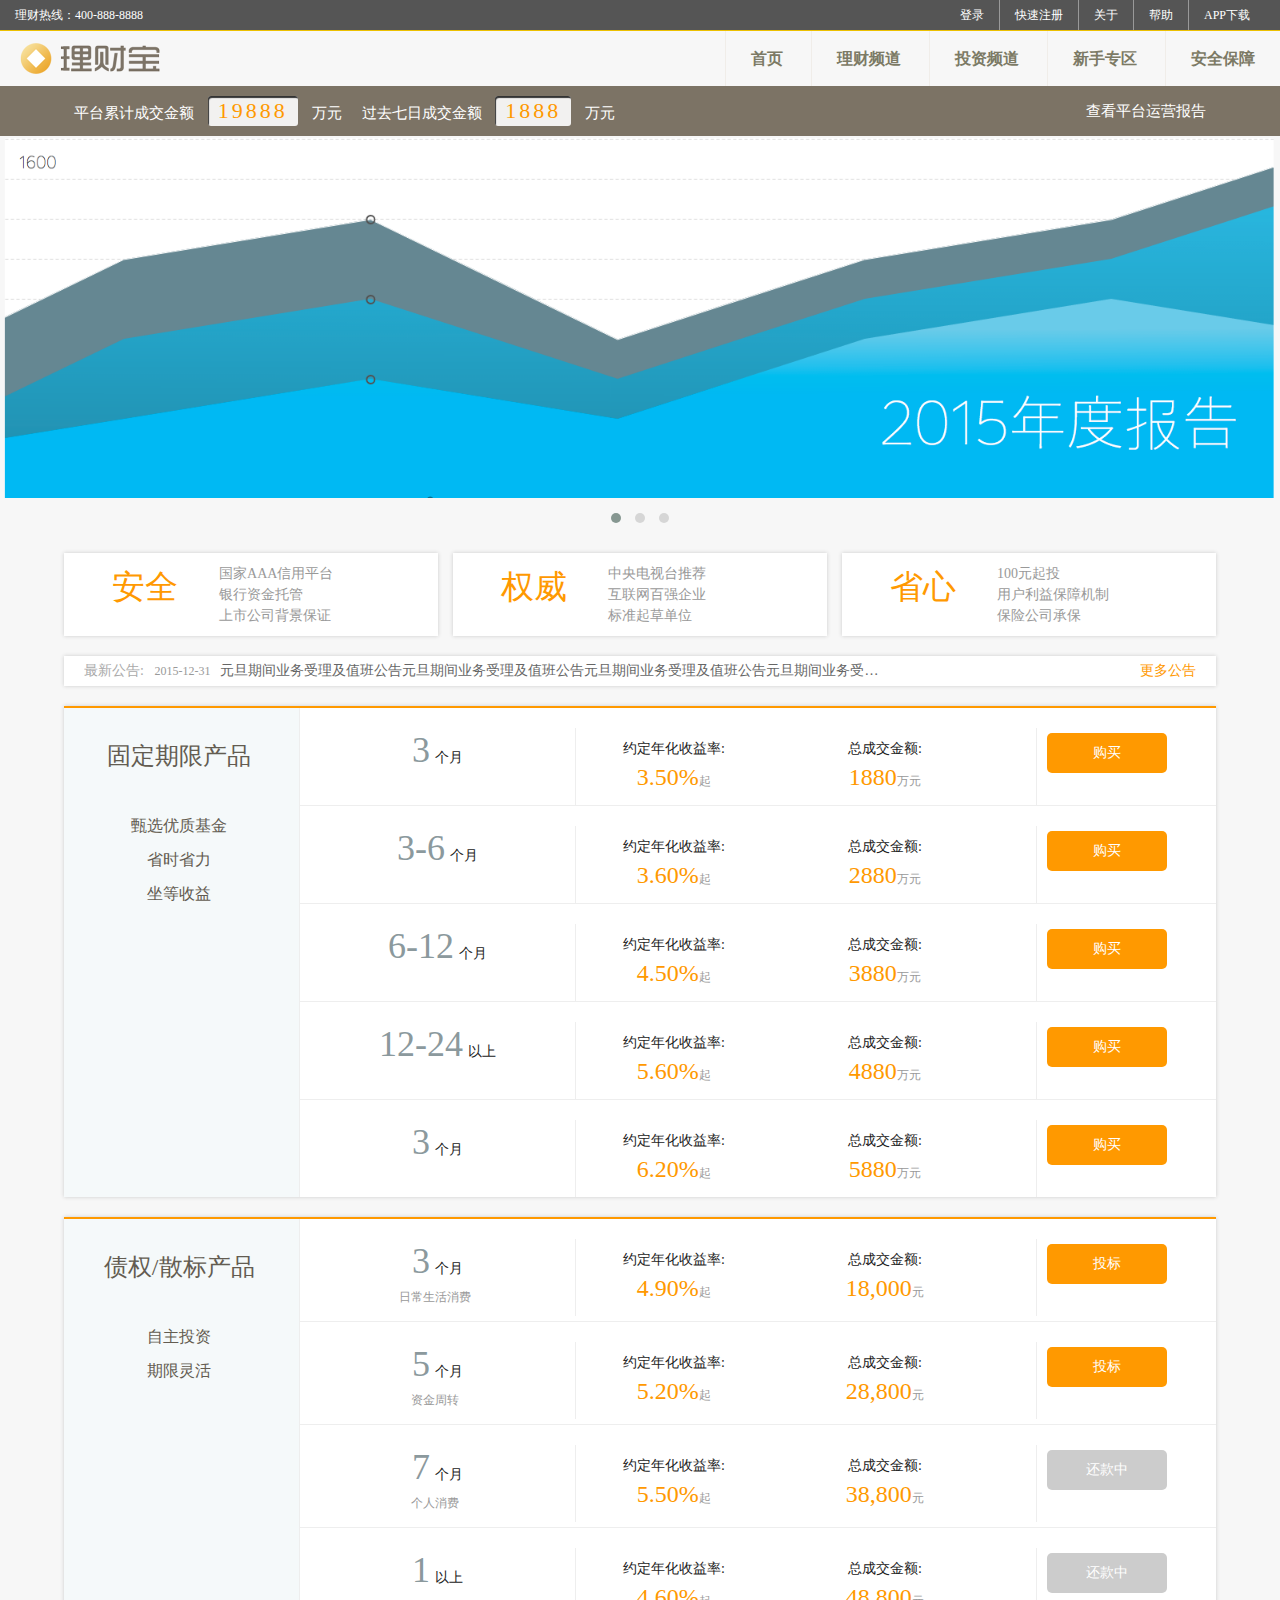
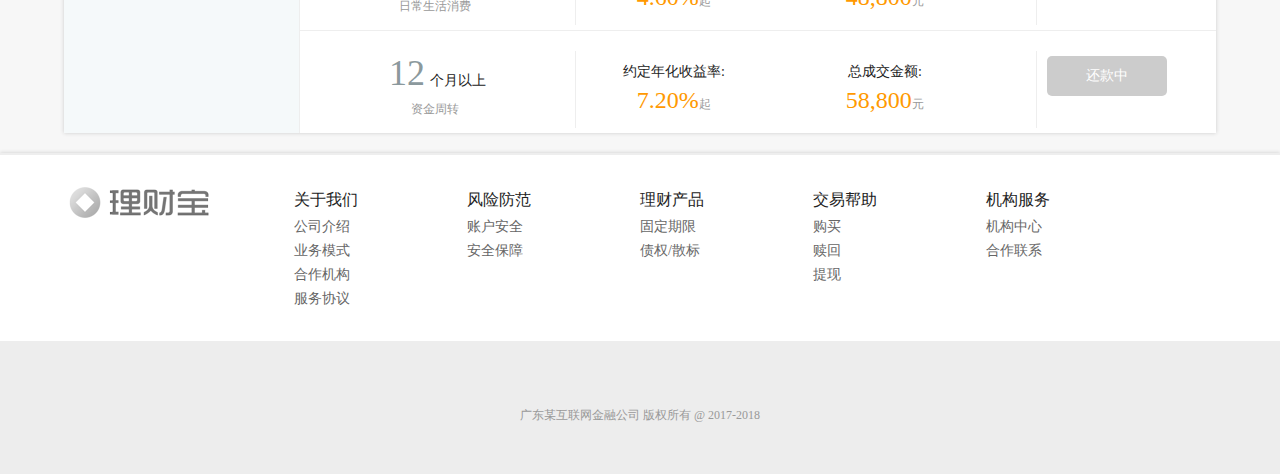
<file: index.html>
<!DOCTYPE html>
<html>
<head>
<meta charset="utf-8">
<meta http-equiv="X-UA-Compatible" content="IE=edge,chrome=1">
<title>理财网站</title>
<meta name="viewport" content="width=device-width,initial-scale=1">
<meta name="description" content="">
<meta name="keywords" content="">
<link rel="stylesheet" href="css/normalize.css">
<link rel="stylesheet" type="text/css" href="js/vendor/OwlCarousel2-2.3.4/dist/assets/owl.carousel.min.css">
<link rel="stylesheet" type="text/css" href="js/vendor/OwlCarousel2-2.3.4/dist/assets/owl.theme.default.min.css">
<!-- <link rel="stylesheet" href="js/vendor/owl.carousel.2.1.0/assets/owl.carousel.min.css">
<link rel="stylesheet" href="js/vendor/owl.carousel.2.1.0/assets/owl.theme.default.min.css"> -->
<link rel="stylesheet" type="text/css" href="css/cssresets.css">
<link rel="stylesheet" type="text/css" href="css/main.css">
</head>
<body>
<!--[if Ite IE8]>

<![endif]-->
<header>
	<nav class="top">
		<span class="tel">理财热线：400-888-8888</span>
		<ul>
			<li><a href="#">登录</a></li>
			<li><a href="#">快速注册</a></li>
			<li><a href="#">关于</a></li>
			<li><a href="#">帮助</a></li>
			<li><a href="#">APP下载</a></li>
		</ul>
	</nav>
	<nav class="main">
		<a href="" class="brand"><img src="img/logo@1x.png" alt="回到首页"></a>
		<ul>
			<li><a href="#">首页</a></li>
			<li><a href="#">理财频道</a></li>
			<li><a href="#">投资频道</a></li>
			<li><a href="#">新手专区</a></li>
			<li><a href="#">安全保障</a></li>
		</ul>
	</nav>
</header>

<div>
	<section class="transaction">
		<div class="trans-content">
			<div class="trans-data">
				<span>平台累计成交金额</span>
				<span class="trans-money">19888</span>
				<span>万元</span>
			</div>
			<div class="trans-data">
				<span>过去七日成交金额</span>
				<span class="trans-money">1888</span>
				<span>万元</span>
			</div>
			<div class="trans-report">
				<a href="#">查看平台运营报告</a>
			</div>
		</div>
	</section>

	<section class="ad">
		<div class="owl-carousel owl-theme">
			<div class="item">
				<picture>
					<source srcset="img/ad001-l.png" media="(min-width:50em)" >
                    			<source srcset="img/ad001-m.png" media="(min-width:30em)">
					<img src="img/ad001.png">
				</picture>
			</div>
			<div class="item">
				<picture>
					<source srcset="img/ad002-l.png" media="(min-width: 50em)">
                    			<source srcset="img/ad002-m.png" media="(min-width: 30em)">
					<img src="img/ad002.png">
				</picture>
			</div>
			<div class="item">
				<picture>
					<source srcset="img/ad003-l.png" media="(min-width: 50em)">
                    			<source srcset="img/ad003-m.png" media="(min-width: 30em)">
					<img src="img/ad003.png">
				</picture>
			</div>
		</div>
	</section>

	<section class="feature">
		<div class="item">
			<h3>安全</h3>
			<p>国家AAA信用平台<br>银行资金托管<br>上市公司背景保证</p>
		</div>
		<div class="item">
			<h3>权威</h3>
			<p>中央电视台推荐<br>互联网百强企业<br>标准起草单位</p>
		</div>
		<div class="item">
			<h3>省心</h3>
			<p>100元起投<br>用户利益保障机制<br>保险公司承保</p>
		</div>
	</section>

	<section class="notice clearfix">
		<a href="#"><span>2015-12-31</span>元旦期间业务受理及值班公告元旦期间业务受理及值班公告元旦期间业务受理及值班公告元旦期间业务受理及值班公告元旦期间业务受理及值班公告元旦期间业务受理及值班公告元旦期间业务受理及值班公告元旦期间业务受理及值班公告元旦期间业务受理及值班公告</a>
		<a href="#" class="more">更多公告</a>
	</section>

	<section class="product">
		<h2>
			固定期限产品
			<em>甄选优质基金</em>
			<em>省时省力</em>
			<em>坐等收益</em>
		</h2>
		<div class="product-content">
			<div class="item">
				<h3><em>3</em>个月</h3>
				<div class="info">
					<p>约定年化收益率:<span class="year-rate">3.50%<i>起</i></span></p>
					<p>总成交金额:<span class="money">1880<i>万元</i></span></p>
				</div>
				<div class="buy">
					<a href="#">购买</a>
				</div>
			</div>
			<div class="item">
				<h3><em>3-6</em>个月</h3>
				<div class="info">
					<p>约定年化收益率:<span class="year-rate">3.60%<i>起</i></span></p>
					<p>总成交金额:<span class="money">2880<i>万元</i></span></p>
				</div>
				<div class="buy">
					<a href="#">购买</a>
				</div>
			</div>
			<div class="item">
				<h3><em>6-12</em>个月</h3>
				<div class="info">
					<p>约定年化收益率:<span class="year-rate">4.50%<i>起</i></span></p>
					<p>总成交金额:<span class="money">3880<i>万元</i></span></p>
				</div>
				<div class="buy">
					<a href="#">购买</a>
				</div>
			</div>
			<div class="item">
				<h3><em>12-24</em>以上</h3>
				<div class="info">
					<p>约定年化收益率:<span class="year-rate">5.60%<i>起</i></span></p>
					<p>总成交金额:<span class="money">4880<i>万元</i></span></p>
				</div>
				<div class="buy">
					<a href="#">购买</a>
				</div>
			</div>
			<div class="item">
				<h3><em>3</em>个月</h3>
				<div class="info">
					<p>约定年化收益率:<span class="year-rate">6.20%<i>起</i></span></p>
					<p>总成交金额:<span class="money">5880<i>万元</i></span></p>
				</div>
				<div class="buy">
					<a href="#">购买</a>
				</div>
			</div>
		</div>
	</section>
	<section class="product">
		<h2>
			债权/散标产品
			<em>自主投资</em>
			<em>期限灵活</em>
		</h2>
		<div class="product-content">
			<div class="item">
				<h3><em>3</em>个月<i>日常生活消费</i></h3>
				<div class="info">
					<p>约定年化收益率:<span class="year-rate">4.90%<i>起</i></span></p>
					<p>总成交金额:<span class="money">18,000<i>元</i></span></p>
				</div>
				<div class="buy">
					<a href="#">投标</a>
				</div>
			</div>
			<div class="item">
				<h3><em>5</em>个月<i>资金周转</i></h3>
				<div class="info">
					<p>约定年化收益率:<span class="year-rate">5.20%<i>起</i></span></p>
					<p>总成交金额:<span class="money">28,800<i>元</i></span></p>
				</div>
				<div class="buy">
					<a href="#">投标</a>
				</div>
			</div>
			<div class="item">
				<h3><em>7</em>个月<i>个人消费</i></h3>
				<div class="info">
					<p>约定年化收益率:<span class="year-rate">5.50%<i>起</i></span></p>
					<p>总成交金额:<span class="money">38,800<i>元</i></span></p>
				</div>
				<div class="buy">
					<a href="#" class="disabled">还款中</a>
				</div>
			</div>
			<div class="item">
				<h3><em>1</em>以上<i>日常生活消费</i></h3>
				<div class="info">
					<p>约定年化收益率:<span class="year-rate">4.60%<i>起</i></span></p>
					<p>总成交金额:<span class="money">48,800<i>元</i></span></p>
				</div>
				<div class="buy">
					<a href="#" class="disabled">还款中</a>
				</div>
			</div>
			<div class="item">
				<h3><em>12</em>个月以上<i>资金周转</i></h3>
				<div class="info">
					<p>约定年化收益率:<span class="year-rate">7.20%<i>起</i></span></p>
					<p>总成交金额:<span class="money">58,800<i>元</i></span></p>
				</div>
				<div class="buy">
					<a href="#" class="disabled">还款中</a>
				</div>
			</div>
		</div>
	</section>

	<nav class="footer">
	        <div class="footer-content clearfix">
	            <p class="brand"></p>
	            <ul>
	                <li class="title">关于我们</li>
	                <li><a href="#">公司介绍</a></li>
	                <li><a href="#">业务模式</a></li>
	                <li><a href="#">合作机构</a></li>
	                <li><a href="#">服务协议</a></li>
	            </ul>
	            <ul>
	                <li class="title">风险防范</li>
	                <li><a href="#">账户安全</a></li>
	                <li><a href="#">安全保障</a></li>
	            </ul>
	            <ul>
	                <li class="title">理财产品</li>
	                <li><a href="#">固定期限</a></li>
	                <li><a href="#">债权/散标</a></li>
	            </ul>
	            <ul>
	                <li class="title">交易帮助</li>
	                <li><a href="#">购买</a></li>
	                <li><a href="#">赎回</a></li>
	                <li><a href="#">提现</a></li>
	            </ul>
	            <ul>
	                <li class="title">机构服务</li>
	                <li><a href="#">机构中心</a></li>
	                <li><a href="#">合作联系</a></li>
	            </ul>
	        </div>
    	</nav>
</div>

<footer>
	<ul>
		<li><span class="icon icon-zfywxu">支付业务许可证</span></li>
		<li><span class="icon icon-pcirk">PCI认证</span></li>
		<li><span class="icon icon-visyz">Visa 验证</span></li>
		<li><span class="icon icon-vsjmfw">VerSign加密服务</span></li>
		<li><span class="icon icon-wlgs">网络工商</span></li>
		<li><span class="icon icon-rzcx">电子商务协会认证诚信网</span></li>
		<li><span class="icon icon-gs">北京工商</span></li>
	</ul>
	<p>广东某互联网金融公司 版权所有 @ 2017-2018</p>
</footer>

<script src="js/modernizr.js"></script>
<script src="js/vendor/jquery.min.js"></script>
<script src="js/vendor/OwlCarousel2-2.3.4/dist/owl.carousel.min.js"></script>
<script src="js/vendor/picturefill.min.js"></script>
<script src="js/main.js"></script>
<!-- <script src="js/modernizr.js"></script>
<script src="js/vendor/jquery.min.js"></script>
<script src="js/vendor/owl.carousel.2.1.0/owl.carousel.min.js"></script>
<script src="js/vendor/picturefill.min.js"></script>
<script src="js/main.js"></script> -->
    
</body>
</html>
</file>
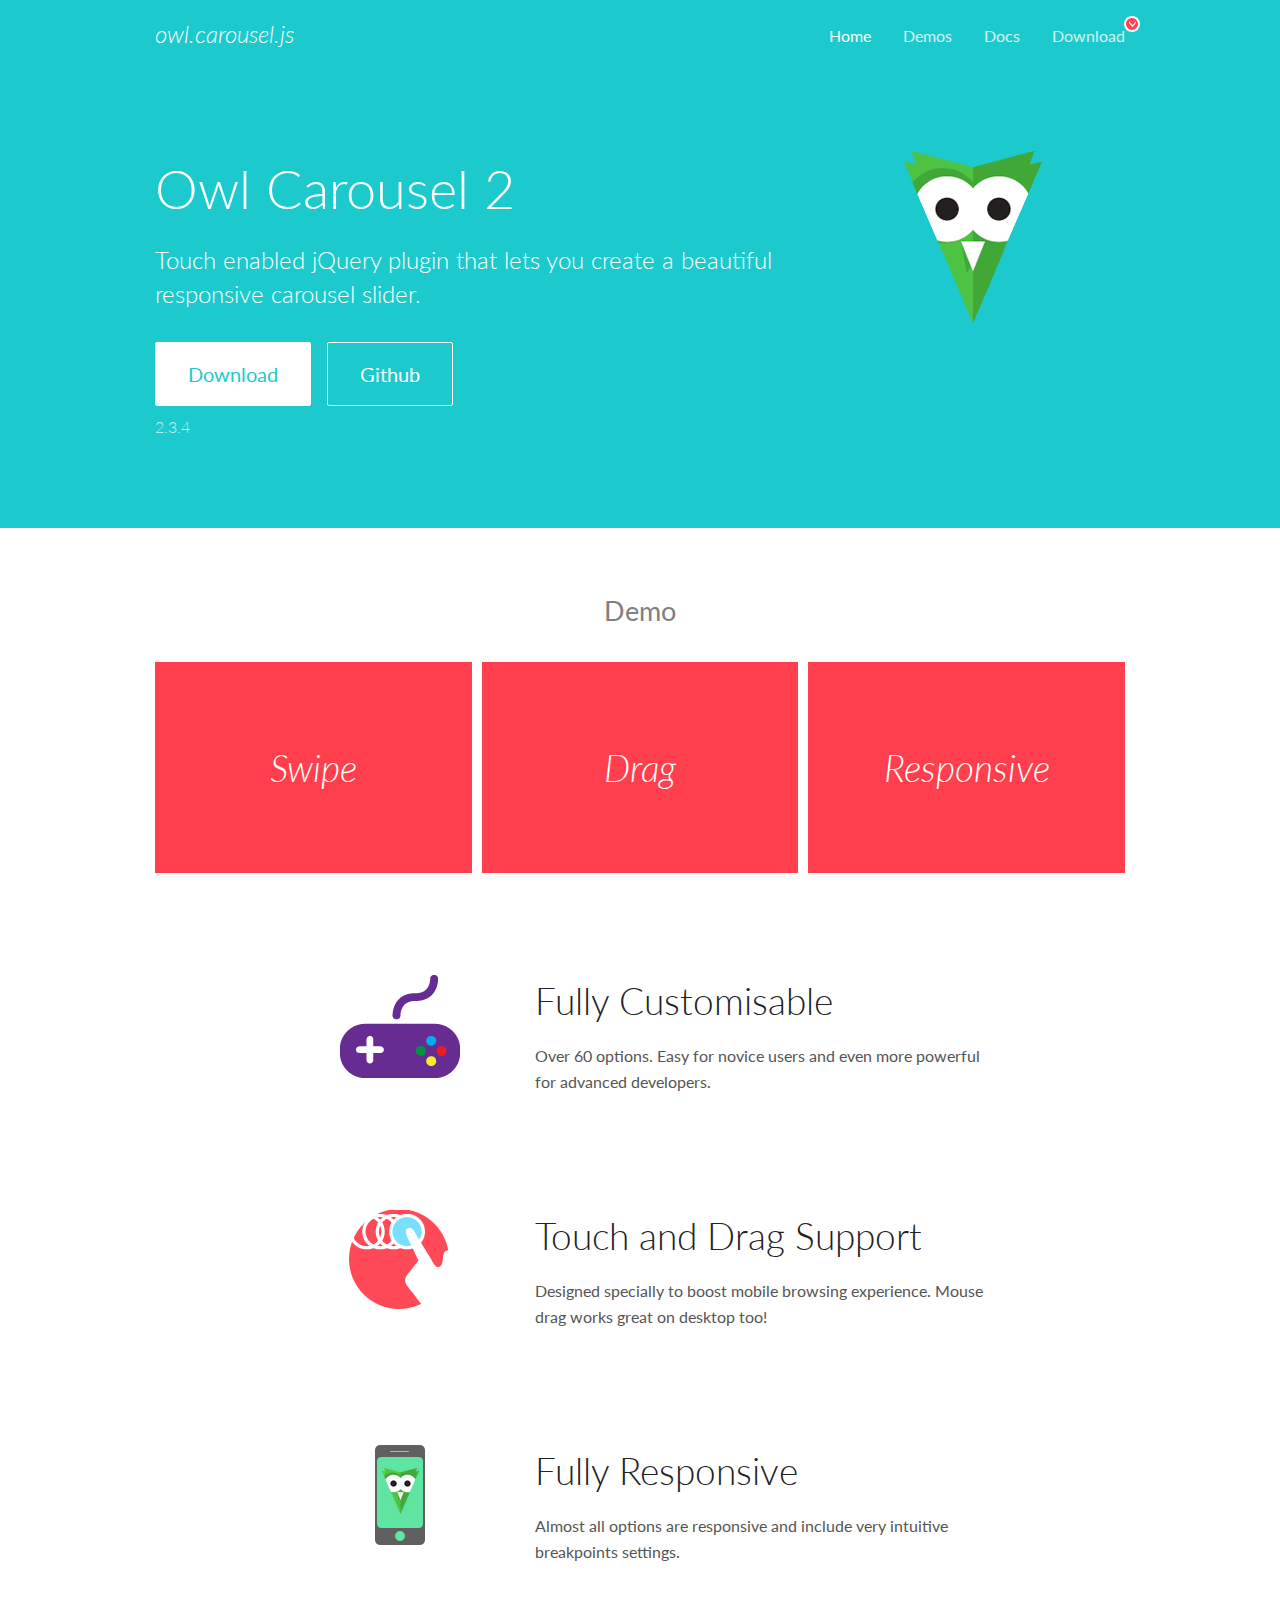
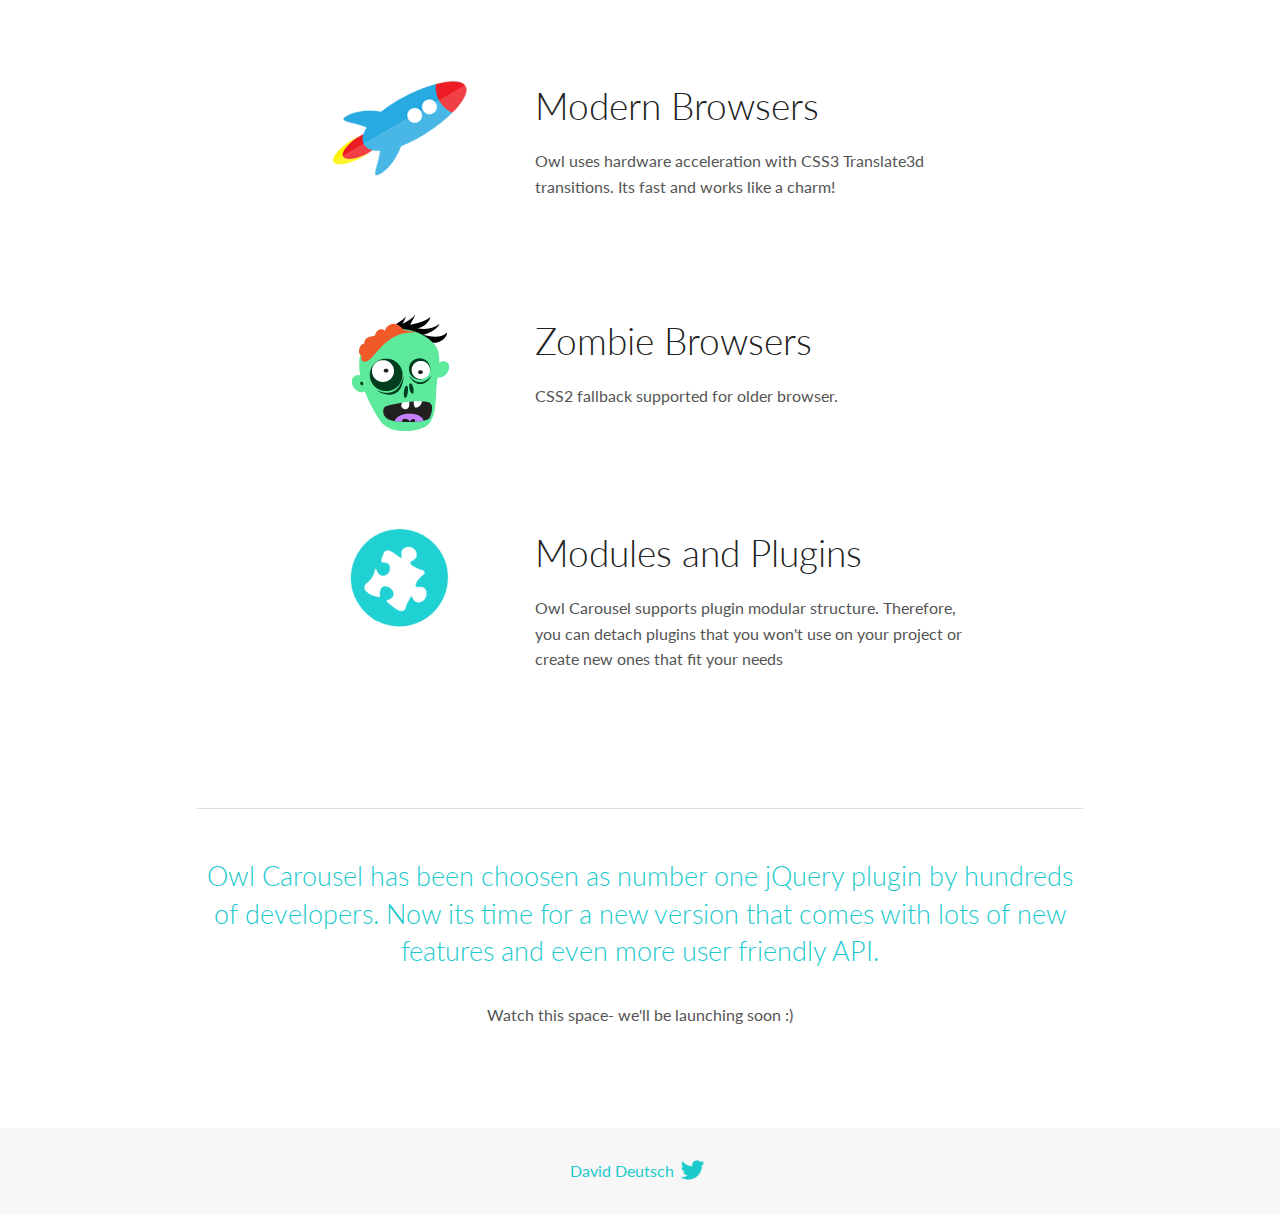
<file: js/vendor/OwlCarousel2-2.3.4/docs/index.html>
<!DOCTYPE html>
<html lang="en">
  <head>

    <!-- head -->
    <meta charset="utf-8">
    <meta name="msapplication-tap-highlight" content="no" />
    <meta name="viewport" content="width=device-width, initial-scale=1.0" />
    <meta name="description" content="Touch enabled jQuery plugin that lets you create beautiful responsive carousel slider.">
    <meta name="author" content="David Deutsch">
    <title>
      Home | Owl Carousel | 2.3.4
    </title>

    <!-- Stylesheets -->
    <link href='https://fonts.googleapis.com/css?family=Lato:300,400,700,400italic,300italic' rel='stylesheet' type='text/css'>
    <link rel="stylesheet" href="assets/css/docs.theme.min.css">

    <!-- Owl Stylesheets -->
    <link rel="stylesheet" href="assets/owlcarousel/assets/owl.carousel.min.css">
    <link rel="stylesheet" href="assets/owlcarousel/assets/owl.theme.default.min.css">

    <!-- HTML5 shim and Respond.js IE8 support of HTML5 elements and media queries -->

    <!--[if lt IE 9]>
      <script src="https://oss.maxcdn.com/libs/html5shiv/3.7.0/html5shiv.js"></script>
      <script src="https://oss.maxcdn.com/libs/respond.js/1.3.0/respond.min.js"></script>
    <![endif]-->

    <!-- Favicons -->
    <link rel="apple-touch-icon-precomposed" sizes="144x144" href="assets/ico/apple-touch-icon-144-precomposed.png">
    <link rel="shortcut icon" href="assets/ico/favicon.png">
    <link rel="shortcut icon" href="favicon.ico">

    <!-- Yeah i know js should not be in header. Its required for demos.-->

    <!-- javascript -->
    <script src="assets/vendors/jquery.min.js"></script>
    <script src="assets/owlcarousel/owl.carousel.js"></script>
  </head>
  <body>

    <!-- header -->
    <header class="header">
      <div class="row">
        <div class="large-12 columns">
          <div class="brand left">
            <h3>
              <a href="/OwlCarousel2/">owl.carousel.js</a> 
            </h3>
          </div>
          <a id="toggle-nav" class="right">
            <span></span> <span></span> <span></span> 
          </a> 
          <div class="nav-bar">
            <ul class="clearfix">
              <li class="active">
                <a href="/OwlCarousel2/index.html">Home</a> 
              </li>
              <li> <a href="/OwlCarousel2/demos/demos.html">Demos</a>  </li>
              <li> <a href="/OwlCarousel2/docs/started-welcome.html">Docs</a>  </li>
              <li>
                <a href="https://github.com/OwlCarousel2/OwlCarousel2/archive/2.3.4.zip">Download</a> 
                <span class="download"></span> 
              </li>
            </ul>
          </div>
        </div>
      </div>
    </header>

    <!-- home panel -->
    <section id="hero">
      <div class="row">
        <div class="large-8 medium-8 columns">
          <h1>Owl Carousel 2</h1>
          <h4>Touch enabled jQuery plugin that lets you create a beautiful responsive carousel slider.</h4>
          <a href="https://github.com/OwlCarousel2/OwlCarousel2/archive/2.3.4.zip" class="hero-button">Download</a> 
          <a href="https://github.com/OwlCarousel2/OwlCarousel2" class="hero-button outline">Github</a> 
          <p>2.3.4</p>
        </div>
        <div class="large-4 medium-4 columns">
          <img class="owl-logo" src="assets/img/owl-logo.png" alt="mr. Owl">
        </div>
      </div>
    </section>

    <!-- body -->
    <div class="home-demo">
      <div class="row">
        <div class="large-12 columns">
          <h3>Demo</h3>
          <div class="owl-carousel">
            <div class="item">
              <h2>Swipe</h2>
            </div>
            <div class="item">
              <h2>Drag</h2>
            </div>
            <div class="item">
              <h2>Responsive</h2>
            </div>
            <div class="item">
              <h2>CSS3</h2>
            </div>
            <div class="item">
              <h2>Fast</h2>
            </div>
            <div class="item">
              <h2>Easy</h2>
            </div>
            <div class="item">
              <h2>Free</h2>
            </div>
            <div class="item">
              <h2>Upgradable</h2>
            </div>
            <div class="item">
              <h2>Tons of options</h2>
            </div>
            <div class="item">
              <h2>Infinity</h2>
            </div>
            <div class="item">
              <h2>Auto Width</h2>
            </div>
          </div>
        </div>
      </div>
    </div>
    <script>
      var owl = $('.owl-carousel');
      owl.owlCarousel({
        margin: 10,
        loop: true,
        responsive: {
          0: {
            items: 1
          },
          600: {
            items: 2
          },
          1000: {
            items: 3
          }
        }
      })
    </script>

    <!-- features -->
    <div id="features">
      <div class="row">
        <div class="small-12 medium-9 small-centered columns">
          <section class="row feature">
            <div class="medium-4 small-12 columns">
              <img src="assets/img/feature-options.png" alt="">
            </div>
            <div class="medium-8 small-12 columns">
              <h2>Fully Customisable</h2>
              <p>Over 60 options. Easy for novice users and even more powerful for advanced developers.</p>
            </div>
          </section>
          <section class="row feature">
            <div class="medium-4 small-12 columns">
              <img src="assets/img/feature-drag.png" alt="">
            </div>
            <div class="medium-8 small-12 columns">
              <h2>Touch and Drag Support</h2>
              <p>Designed specially to boost mobile browsing experience. Mouse drag works great on desktop too!</p>
            </div>
          </section>
          <section class="row feature">
            <div class="medium-4 small-12 columns">
              <img src="assets/img/feature-responsive.png" alt="">
            </div>
            <div class="medium-8 small-12 columns">
              <h2>Fully Responsive</h2>
              <p>Almost all options are responsive and include very intuitive breakpoints settings.</p>
            </div>
          </section>
          <section class="row feature">
            <div class="medium-4 small-12 columns">
              <img src="assets/img/feature-modern.png" alt="">
            </div>
            <div class="medium-8 small-12 columns">
              <h2>Modern Browsers</h2>
              <p>Owl uses hardware acceleration with CSS3 Translate3d transitions. Its fast and works like a charm! </p>
            </div>
          </section>
          <section class="row feature">
            <div class="medium-4 small-12 columns">
              <img src="assets/img/feature-zombie.png" alt="">
            </div>
            <div class="medium-8 small-12 columns">
              <h2>Zombie Browsers</h2>
              <p>CSS2 fallback supported for older browser.</p>
            </div>
          </section>
          <section class="row feature">
            <div class="medium-4 small-12 columns">
              <img src="assets/img/feature-module.png" alt="">
            </div>
            <div class="medium-8 small-12 columns">
              <h2>Modules and Plugins</h2>
              <p>Owl Carousel supports plugin modular structure. Therefore, you can detach plugins that you won&#x27;t use on your project or create new ones that fit your needs</p>
            </div>
          </section>
        </div>
      </div>
    </div>

    <!-- footer -->
    <section id="teaser-text">
      <div class="row">
        <div class="small-12 medium-11 small-centered columns">
          <hr>
          <h3 id="owl-carousel-has-been-choosen-as-number-one-jquery-plugin-by-hundreds-of-developers-now-its-time-for-a-new-version-that-comes-with-lots-of-new-features-and-even-more-user-friendly-api-">Owl Carousel has been choosen as number one jQuery plugin by hundreds of developers. Now its time for a new version that comes with lots of new features and even more user friendly API.</h3>
          <p>Watch this space- we&#39;ll be launching soon :)</p>
        </div>
      </div>
    </section>

    <!-- footer -->
    <footer class="footer">
      <div class="row">
        <div class="large-12 columns">
          <h5>
            <a href="/OwlCarousel2/docs/support-contact.html">David Deutsch</a> 
            <a id="custom-tweet-button" href="https://twitter.com/share?url=https://github.com/OwlCarousel2/OwlCarousel2&text=Owl Carousel - This is so awesome! " target="_blank"></a> 
          </h5>
        </div>
      </div>
    </footer>

    <!-- vendors -->
    <script src="assets/vendors/highlight.js"></script>
    <script src="assets/js/app.js"></script>
  </body>
</html>
</file>
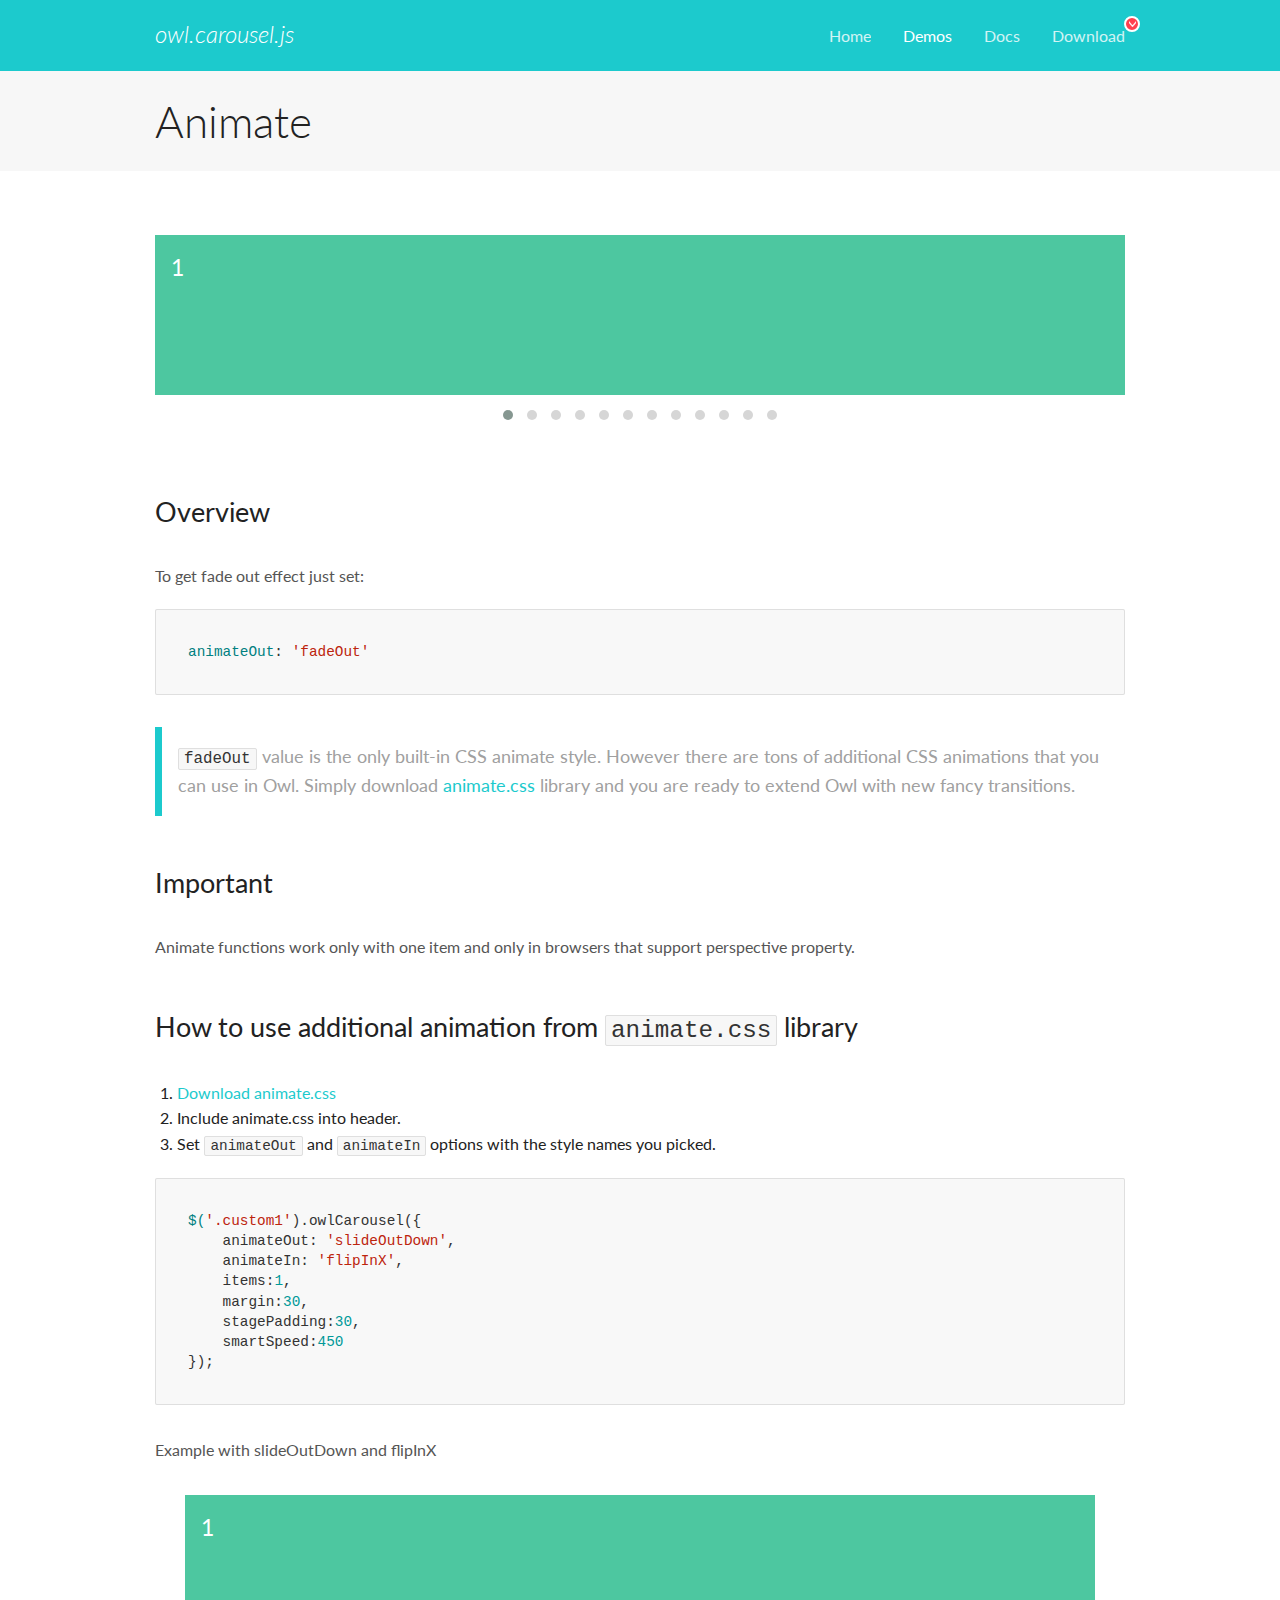
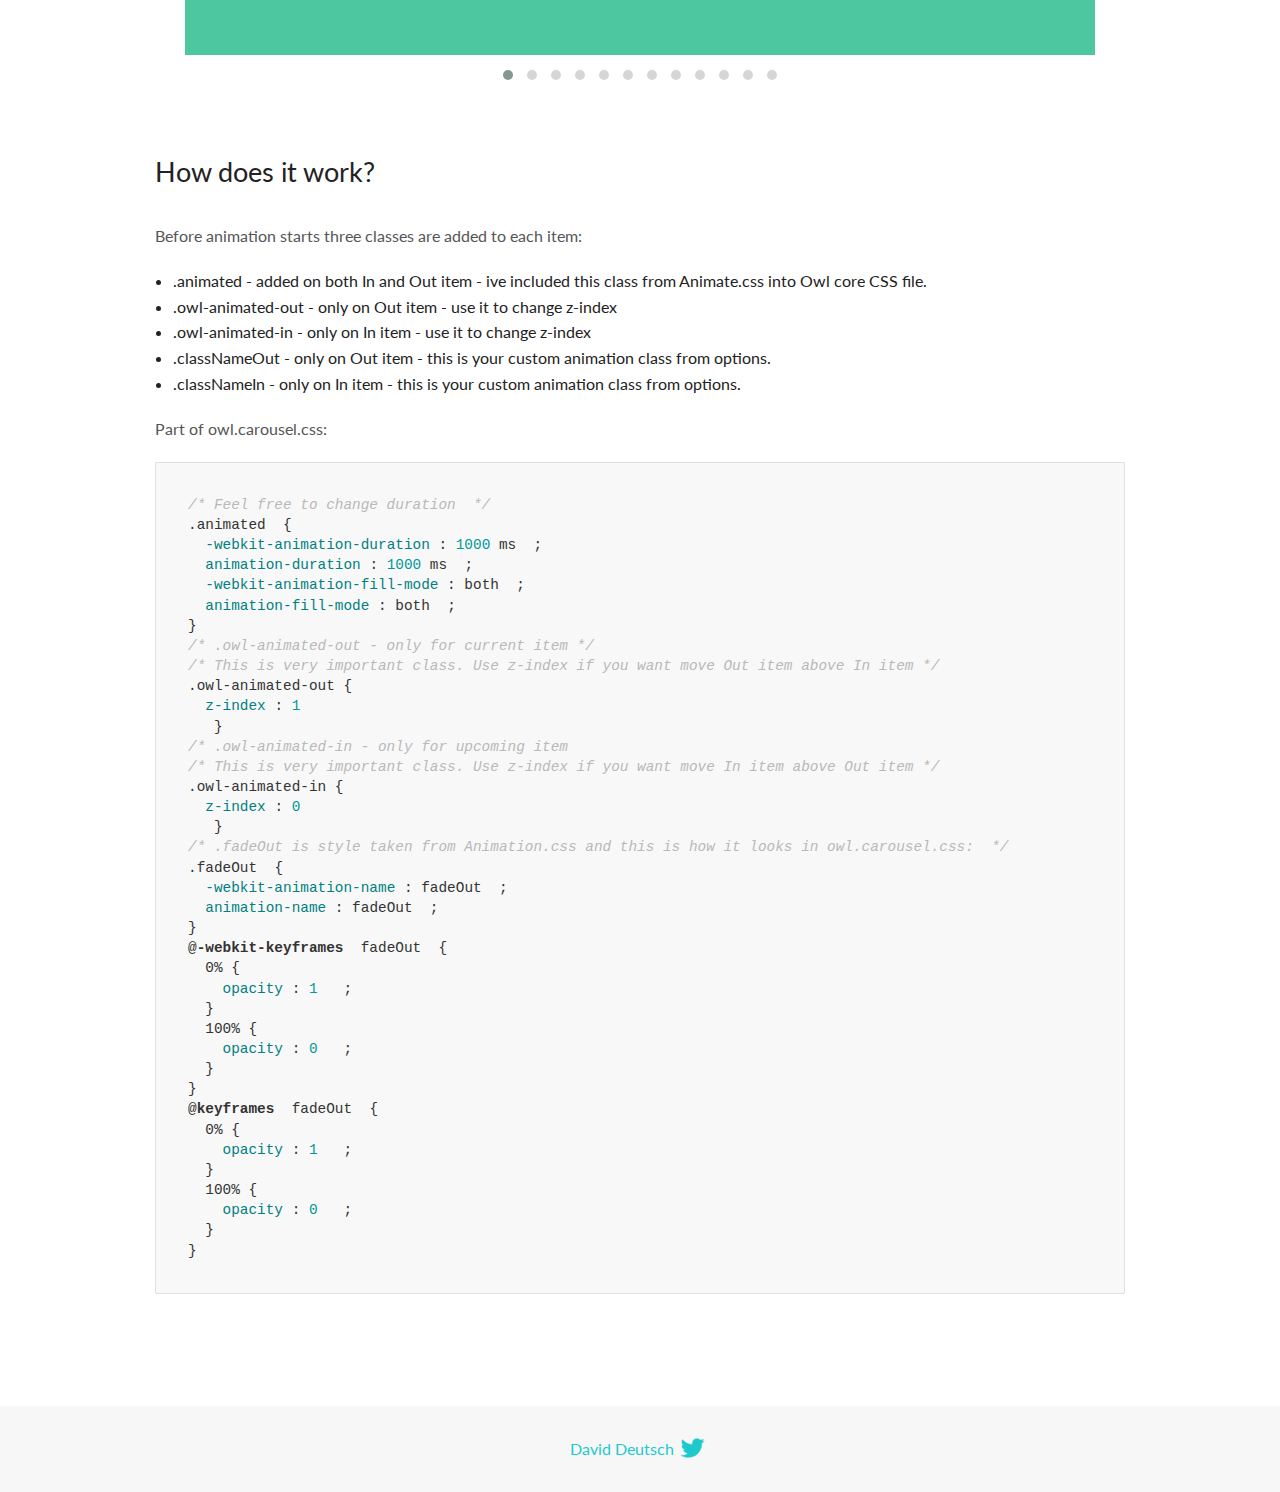
<file: js/vendor/OwlCarousel2-2.3.4/docs/demos/animate.html>
<!DOCTYPE html>
<html lang="en">
  <head>

    <!-- head -->
    <meta charset="utf-8">
    <meta name="msapplication-tap-highlight" content="no" />
    <meta name="viewport" content="width=device-width, initial-scale=1.0" />
    <meta name="description" content="Animate carousel">
    <meta name="author" content="David Deutsch">
    <title>
      Animate Demo | Owl Carousel | 2.3.4
    </title>

    <!-- Stylesheets -->
    <link href='https://fonts.googleapis.com/css?family=Lato:300,400,700,400italic,300italic' rel='stylesheet' type='text/css'>
    <link rel="stylesheet" href="../assets/css/docs.theme.min.css">

    <!-- Owl Stylesheets -->
    <link rel="stylesheet" href="../assets/owlcarousel/assets/owl.carousel.min.css">
    <link rel="stylesheet" href="../assets/owlcarousel/assets/owl.theme.default.min.css">

    <!-- HTML5 shim and Respond.js IE8 support of HTML5 elements and media queries -->

    <!--[if lt IE 9]>
      <script src="https://oss.maxcdn.com/libs/html5shiv/3.7.0/html5shiv.js"></script>
      <script src="https://oss.maxcdn.com/libs/respond.js/1.3.0/respond.min.js"></script>
    <![endif]-->

    <!-- Favicons -->
    <link rel="apple-touch-icon-precomposed" sizes="144x144" href="../assets/ico/apple-touch-icon-144-precomposed.png">
    <link rel="shortcut icon" href="../assets/ico/favicon.png">
    <link rel="shortcut icon" href="favicon.ico">

    <!-- Yeah i know js should not be in header. Its required for demos.-->

    <!-- javascript -->
    <script src="../assets/vendors/jquery.min.js"></script>
    <script src="../assets/owlcarousel/owl.carousel.js"></script>
  </head>
  <body>

    <!-- header -->
    <header class="header">
      <div class="row">
        <div class="large-12 columns">
          <div class="brand left">
            <h3>
              <a href="/OwlCarousel2/">owl.carousel.js</a> 
            </h3>
          </div>
          <a id="toggle-nav" class="right">
            <span></span> <span></span> <span></span> 
          </a> 
          <div class="nav-bar">
            <ul class="clearfix">
              <li> <a href="/OwlCarousel2/index.html">Home</a>  </li>
              <li class="active">
                <a href="/OwlCarousel2/demos/demos.html">Demos</a> 
              </li>
              <li> <a href="/OwlCarousel2/docs/started-welcome.html">Docs</a>  </li>
              <li>
                <a href="https://github.com/OwlCarousel2/OwlCarousel2/archive/2.3.4.zip">Download</a> 
                <span class="download"></span> 
              </li>
            </ul>
          </div>
        </div>
      </div>
    </header>

    <!-- title -->
    <section class="title">
      <div class="row">
        <div class="large-12 columns">
          <h1>Animate</h1>
        </div>
      </div>
    </section>

    <!--  Demos -->
    <section id="demos">
      <div class="row">
        <div class="large-12 columns">
          <div class="fadeOut owl-carousel owl-theme">
            <div class="item">
              <h4>1</h4>
            </div>
            <div class="item">
              <h4>2</h4>
            </div>
            <div class="item">
              <h4>3</h4>
            </div>
            <div class="item">
              <h4>4</h4>
            </div>
            <div class="item">
              <h4>5</h4>
            </div>
            <div class="item">
              <h4>6</h4>
            </div>
            <div class="item">
              <h4>7</h4>
            </div>
            <div class="item">
              <h4>8</h4>
            </div>
            <div class="item">
              <h4>9</h4>
            </div>
            <div class="item">
              <h4>10</h4>
            </div>
            <div class="item">
              <h4>11</h4>
            </div>
            <div class="item">
              <h4>12</h4>
            </div>
          </div>
          <h3 id="overview">Overview</h3>
          <p>To get fade out effect just set:</p>
          <pre><code>animateOut: &#39;fadeOut&#39;</code></pre>
          <blockquote>
            <p><code>fadeOut</code> value is the only built-in CSS animate style. However there are tons of additional CSS animations that you can use in Owl. Simply download
              <a href="https://daneden.github.io/animate.css/">animate.css</a>  library and you are ready to extend Owl with new fancy transitions.</p>
          </blockquote>
          <h3 id="important">Important</h3>
          <p>Animate functions work only with one item and only in browsers that support perspective property.</p>
          <h3 id="how-to-use-additional-animation-from-animate-css-library">How to use additional animation from <code>animate.css</code> library</h3>
          <ol>
            <li> <a href="https://daneden.github.io/animate.css/">Download animate.css</a>  </li>
            <li>Include animate.css into header.</li>
            <li>Set <code>animateOut</code> and <code>animateIn</code> options with the style names you picked.</li>
          </ol>
          <pre><code>$(&#39;.custom1&#39;).owlCarousel({
    animateOut: &#39;slideOutDown&#39;,
    animateIn: &#39;flipInX&#39;,
    items:1,
    margin:30,
    stagePadding:30,
    smartSpeed:450
});</code></pre>
          <p>Example with slideOutDown and flipInX</p>
          <div class="custom1 owl-carousel owl-theme">
            <div class="item">
              <h4>1</h4>
            </div>
            <div class="item">
              <h4>2</h4>
            </div>
            <div class="item">
              <h4>3</h4>
            </div>
            <div class="item">
              <h4>4</h4>
            </div>
            <div class="item">
              <h4>5</h4>
            </div>
            <div class="item">
              <h4>6</h4>
            </div>
            <div class="item">
              <h4>7</h4>
            </div>
            <div class="item">
              <h4>8</h4>
            </div>
            <div class="item">
              <h4>9</h4>
            </div>
            <div class="item">
              <h4>10</h4>
            </div>
            <div class="item">
              <h4>11</h4>
            </div>
            <div class="item">
              <h4>12</h4>
            </div>
          </div>
          <h3 id="how-does-it-work-">How does it work?</h3>
          <p>Before animation starts three classes are added to each item:</p>
          <ul>
            <li>.animated - added on both In and Out item - ive included this class from Animate.css into Owl core CSS file.</li>
            <li>.owl-animated-out - only on Out item - use it to change z-index</li>
            <li>.owl-animated-in - only on In item - use it to change z-index</li>
            <li>.classNameOut - only on Out item - this is your custom animation class from options.</li>
            <li>.classNameIn - only on In item - this is your custom animation class from options.</li>
          </ul>
          <p>Part of owl.carousel.css:</p>
          <pre><code class="language-css"><span class="comment">/* Feel free to change duration  */</span> 
<span class="class">.animated</span>  <span class="rules">{
  <span class="rule"><span class="attribute">-webkit-animation-duration</span> :<span class="value"> <span class="number">1000</span> ms</span> </span> ;
  <span class="rule"><span class="attribute">animation-duration</span> :<span class="value"> <span class="number">1000</span> ms</span> </span> ;
  <span class="rule"><span class="attribute">-webkit-animation-fill-mode</span> :<span class="value"> both</span> </span> ;
  <span class="rule"><span class="attribute">animation-fill-mode</span> :<span class="value"> both</span> </span> ;
<span class="rule">}</span> </span> 
<span class="comment">/* .owl-animated-out - only for current item */</span> 
<span class="comment">/* This is very important class. Use z-index if you want move Out item above In item */</span> 
<span class="class">.owl-animated-out</span> <span class="rules">{
  <span class="rule"><span class="attribute">z-index</span> :<span class="value"> <span class="number">1</span> 
</span> </span> </span> }
<span class="comment">/* .owl-animated-in - only for upcoming item
/* This is very important class. Use z-index if you want move In item above Out item */</span> 
<span class="class">.owl-animated-in</span> <span class="rules">{
  <span class="rule"><span class="attribute">z-index</span> :<span class="value"> <span class="number">0</span> 
</span> </span> </span> }
<span class="comment">/* .fadeOut is style taken from Animation.css and this is how it looks in owl.carousel.css:  */</span> 
<span class="class">.fadeOut</span>  <span class="rules">{
  <span class="rule"><span class="attribute">-webkit-animation-name</span> :<span class="value"> fadeOut</span> </span> ;
  <span class="rule"><span class="attribute">animation-name</span> :<span class="value"> fadeOut</span> </span> ;
<span class="rule">}</span> </span> 
<span class="at_rule">@<span class="keyword">-webkit-keyframes</span>  fadeOut </span> {
  0% <span class="rules">{
    <span class="rule"><span class="attribute">opacity</span> :<span class="value"> <span class="number">1</span> </span> </span> ;
  <span class="rule">}</span> </span> 
  100% <span class="rules">{
    <span class="rule"><span class="attribute">opacity</span> :<span class="value"> <span class="number">0</span> </span> </span> ;
  <span class="rule">}</span> </span> 
}
<span class="at_rule">@<span class="keyword">keyframes</span>  fadeOut </span> {
  0% <span class="rules">{
    <span class="rule"><span class="attribute">opacity</span> :<span class="value"> <span class="number">1</span> </span> </span> ;
  <span class="rule">}</span> </span> 
  100% <span class="rules">{
    <span class="rule"><span class="attribute">opacity</span> :<span class="value"> <span class="number">0</span> </span> </span> ;
  <span class="rule">}</span> </span> 
}</code></pre>
          <link rel="stylesheet" href="../assets/css/animate.css">
          <script>
            jQuery(document).ready(function($) {
              $('.fadeOut').owlCarousel({
                items: 1,
                animateOut: 'fadeOut',
                loop: true,
                margin: 10,
              });
              $('.custom1').owlCarousel({
                animateOut: 'slideOutDown',
                animateIn: 'flipInX',
                items: 1,
                margin: 30,
                stagePadding: 30,
                smartSpeed: 450
              });
            });
          </script>
        </div>
      </div>
    </section>

    <!-- footer -->
    <footer class="footer">
      <div class="row">
        <div class="large-12 columns">
          <h5>
            <a href="/OwlCarousel2/docs/support-contact.html">David Deutsch</a> 
            <a id="custom-tweet-button" href="https://twitter.com/share?url=https://github.com/OwlCarousel2/OwlCarousel2&text=Owl Carousel - This is so awesome! " target="_blank"></a> 
          </h5>
        </div>
      </div>
    </footer>

    <!-- vendors -->
    <script src="../assets/vendors/highlight.js"></script>
    <script src="../assets/js/app.js"></script>
  </body>
</html>
</file>
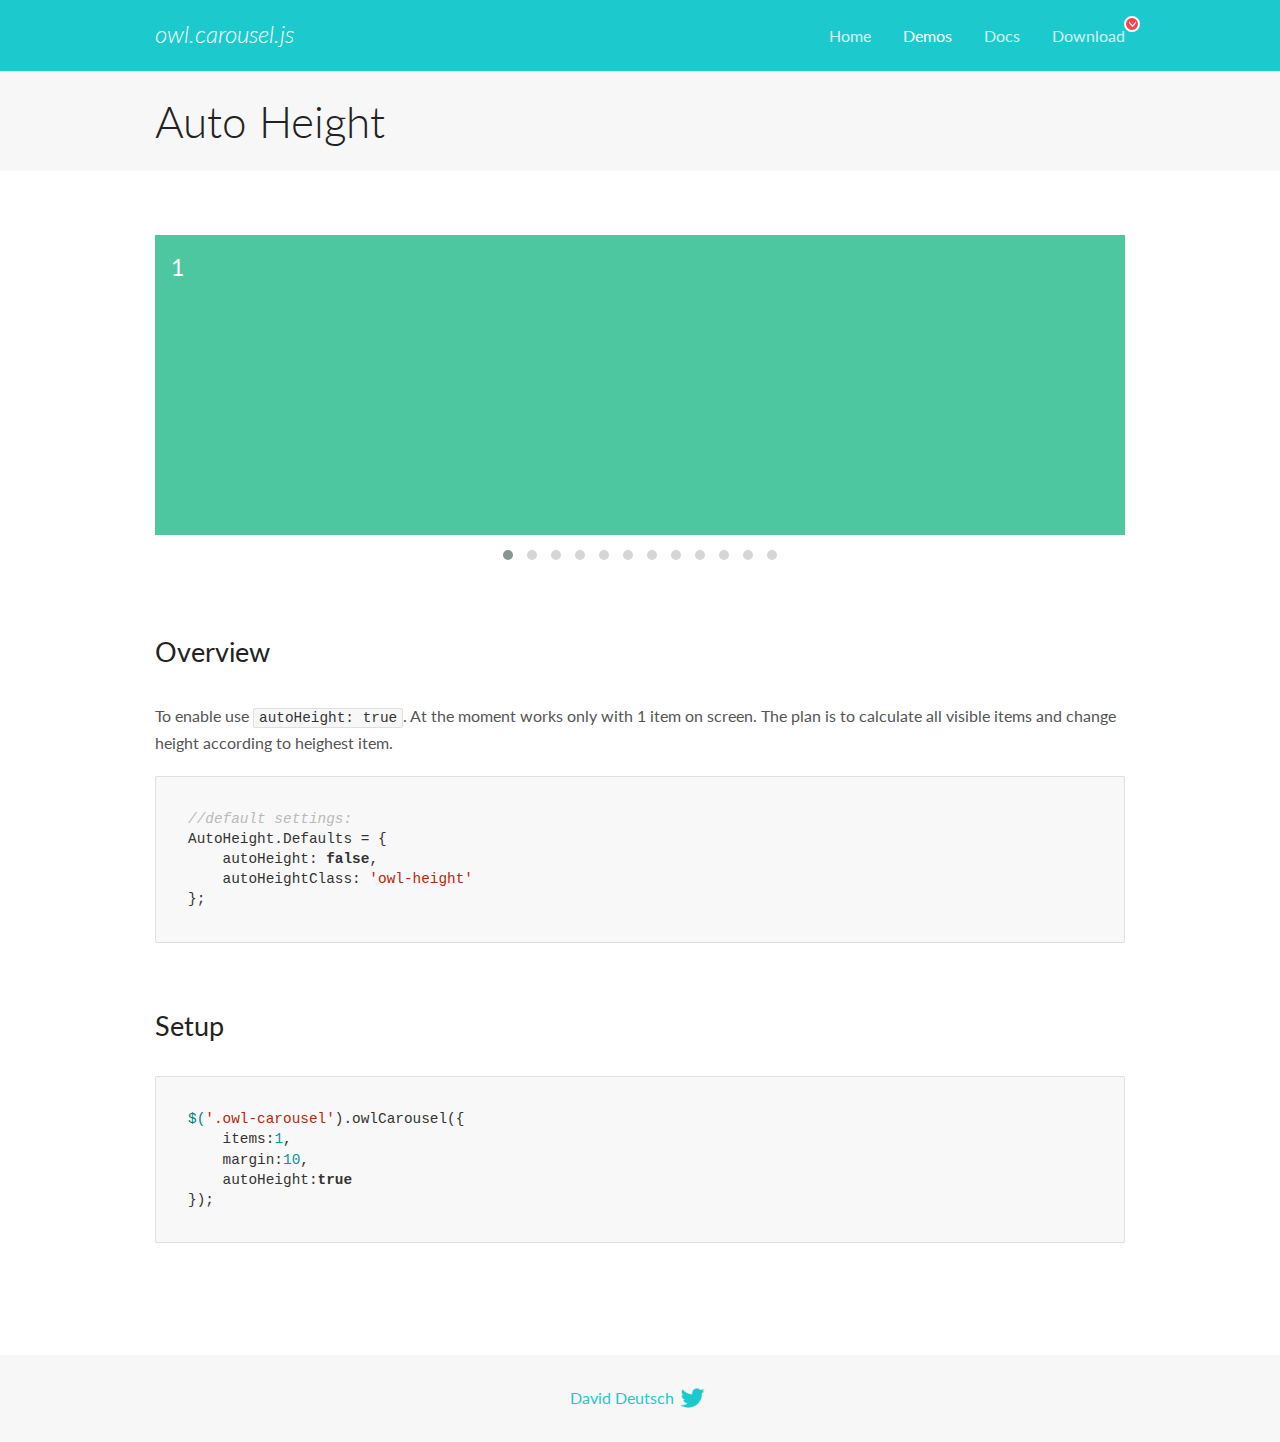
<file: js/vendor/OwlCarousel2-2.3.4/docs/demos/autoheight.html>
<!DOCTYPE html>
<html lang="en">
  <head>

    <!-- head -->
    <meta charset="utf-8">
    <meta name="msapplication-tap-highlight" content="no" />
    <meta name="viewport" content="width=device-width, initial-scale=1.0" />
    <meta name="description" content="autoHeight usage demo">
    <meta name="author" content="David Deutsch">
    <title>
      Auto Height Demo | Owl Carousel | 2.3.4
    </title>

    <!-- Stylesheets -->
    <link href='https://fonts.googleapis.com/css?family=Lato:300,400,700,400italic,300italic' rel='stylesheet' type='text/css'>
    <link rel="stylesheet" href="../assets/css/docs.theme.min.css">

    <!-- Owl Stylesheets -->
    <link rel="stylesheet" href="../assets/owlcarousel/assets/owl.carousel.min.css">
    <link rel="stylesheet" href="../assets/owlcarousel/assets/owl.theme.default.min.css">

    <!-- HTML5 shim and Respond.js IE8 support of HTML5 elements and media queries -->

    <!--[if lt IE 9]>
      <script src="https://oss.maxcdn.com/libs/html5shiv/3.7.0/html5shiv.js"></script>
      <script src="https://oss.maxcdn.com/libs/respond.js/1.3.0/respond.min.js"></script>
    <![endif]-->

    <!-- Favicons -->
    <link rel="apple-touch-icon-precomposed" sizes="144x144" href="../assets/ico/apple-touch-icon-144-precomposed.png">
    <link rel="shortcut icon" href="../assets/ico/favicon.png">
    <link rel="shortcut icon" href="favicon.ico">

    <!-- Yeah i know js should not be in header. Its required for demos.-->

    <!-- javascript -->
    <script src="../assets/vendors/jquery.min.js"></script>
    <script src="../assets/owlcarousel/owl.carousel.js"></script>
  </head>
  <body>

    <!-- header -->
    <header class="header">
      <div class="row">
        <div class="large-12 columns">
          <div class="brand left">
            <h3>
              <a href="/OwlCarousel2/">owl.carousel.js</a> 
            </h3>
          </div>
          <a id="toggle-nav" class="right">
            <span></span> <span></span> <span></span> 
          </a> 
          <div class="nav-bar">
            <ul class="clearfix">
              <li> <a href="/OwlCarousel2/index.html">Home</a>  </li>
              <li class="active">
                <a href="/OwlCarousel2/demos/demos.html">Demos</a> 
              </li>
              <li> <a href="/OwlCarousel2/docs/started-welcome.html">Docs</a>  </li>
              <li>
                <a href="https://github.com/OwlCarousel2/OwlCarousel2/archive/2.3.4.zip">Download</a> 
                <span class="download"></span> 
              </li>
            </ul>
          </div>
        </div>
      </div>
    </header>

    <!-- title -->
    <section class="title">
      <div class="row">
        <div class="large-12 columns">
          <h1>Auto Height</h1>
        </div>
      </div>
    </section>

    <!--  Demos -->
    <section id="demos">
      <div class="row">
        <div class="large-12 columns">
          <div class="owl-carousel owl-theme">
            <div class="item" style="height:300px">
              <h4>1</h4>
            </div>
            <div class="item" style="height:100px">
              <h4>2</h4>
            </div>
            <div class="item" style="height:500px">
              <h4>3</h4>
            </div>
            <div class="item" style="height:250px">
              <h4>4</h4>
            </div>
            <div class="item" style="height:400px">
              <h4>5</h4>
            </div>
            <div class="item" style="height:500px">
              <h4>6</h4>
            </div>
            <div class="item" style="height:600px">
              <h4>7</h4>
            </div>
            <div class="item" style="height:400px">
              <h4>8</h4>
            </div>
            <div class="item" style="height:300px">
              <h4>9</h4>
            </div>
            <div class="item" style="height:350px">
              <h4>10</h4>
            </div>
            <div class="item" style="height:200px">
              <h4>11</h4>
            </div>
            <div class="item" style="height:150px">
              <h4>12</h4>
            </div>
          </div>
          <h3 id="overview">Overview</h3>
          <p>To enable use <code>autoHeight: true</code>. At the moment works only with 1 item on screen. The plan is to calculate all visible items and change height according to heighest item.</p>
          <pre><code>//default settings:
AutoHeight.Defaults = {
    autoHeight: false,
    autoHeightClass: &#39;owl-height&#39;
};</code></pre>
          <h3 id="setup">Setup</h3>
          <pre><code>$(&#39;.owl-carousel&#39;).owlCarousel({
    items:1,
    margin:10,
    autoHeight:true
});</code></pre>
          <script>
            $(document).ready(function() {
              $('.owl-carousel').owlCarousel({
                items: 1,
                margin: 10,
                autoHeight: true
              });
            })
          </script>
        </div>
      </div>
    </section>

    <!-- footer -->
    <footer class="footer">
      <div class="row">
        <div class="large-12 columns">
          <h5>
            <a href="/OwlCarousel2/docs/support-contact.html">David Deutsch</a> 
            <a id="custom-tweet-button" href="https://twitter.com/share?url=https://github.com/OwlCarousel2/OwlCarousel2&text=Owl Carousel - This is so awesome! " target="_blank"></a> 
          </h5>
        </div>
      </div>
    </footer>

    <!-- vendors -->
    <script src="../assets/vendors/highlight.js"></script>
    <script src="../assets/js/app.js"></script>
  </body>
</html>
</file>
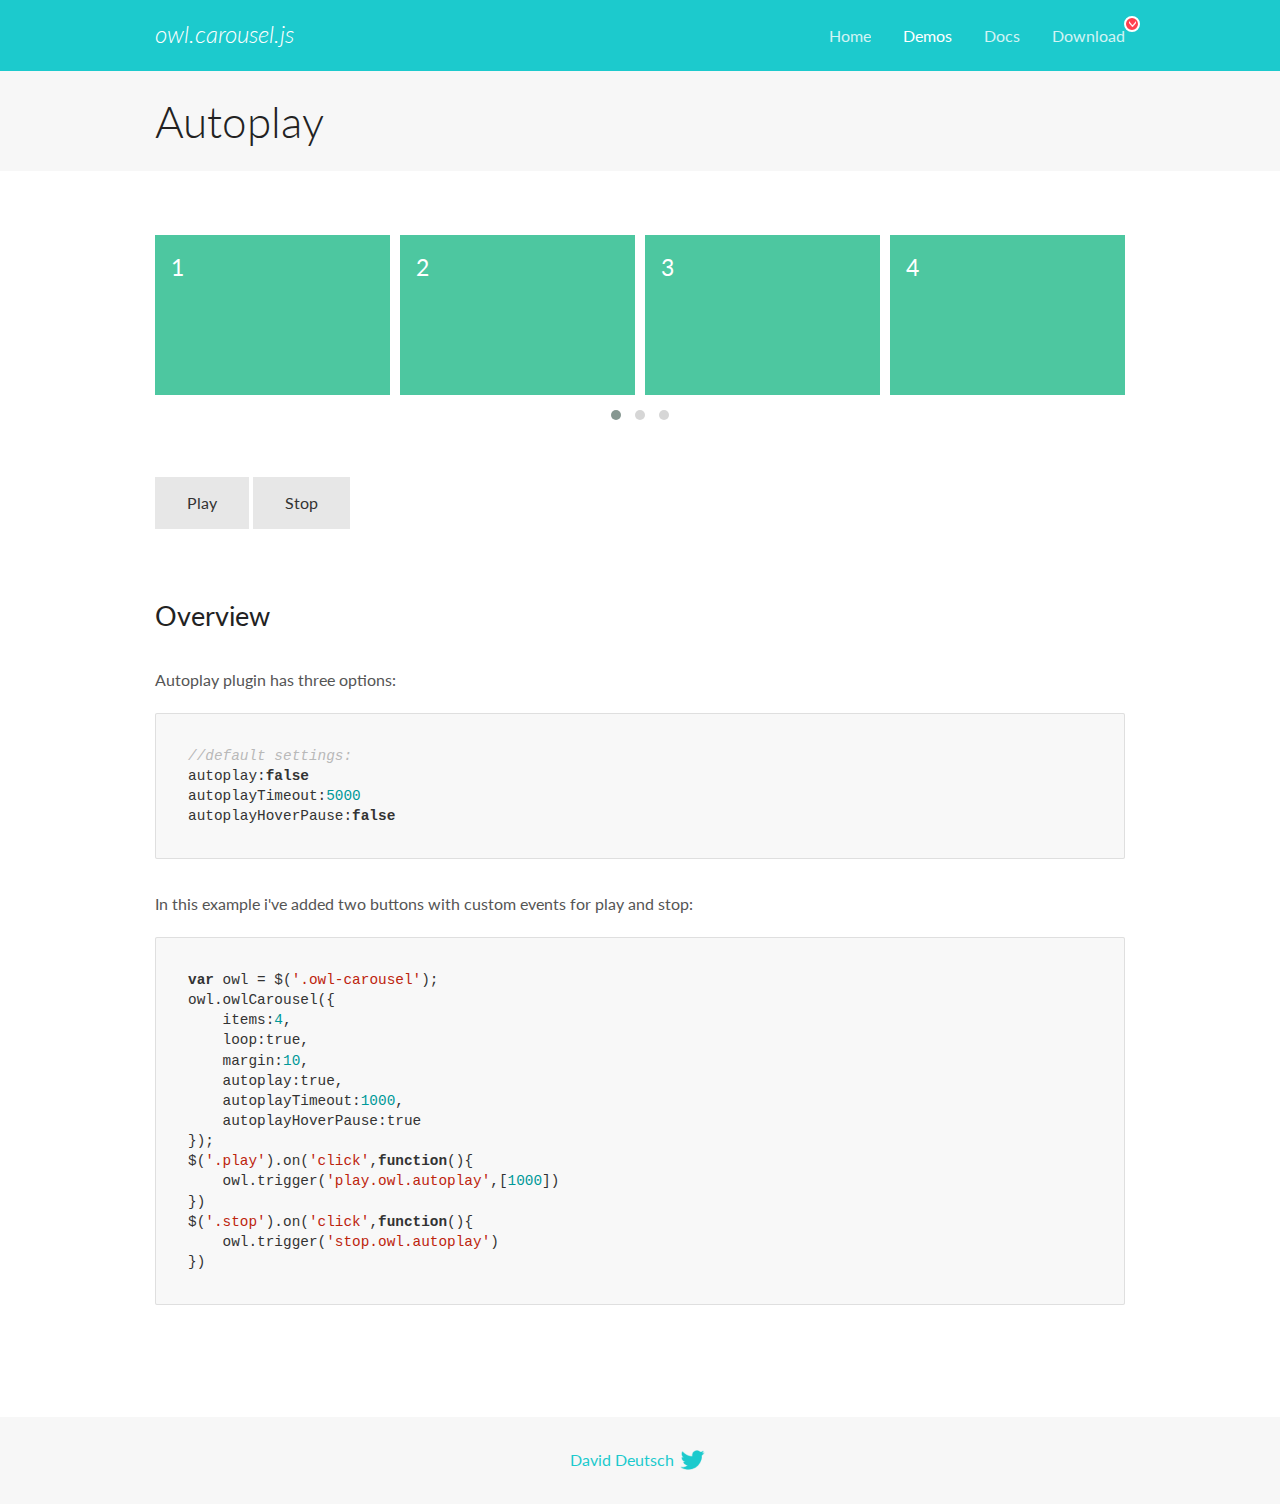
<file: js/vendor/OwlCarousel2-2.3.4/docs/demos/autoplay.html>
<!DOCTYPE html>
<html lang="en">
  <head>

    <!-- head -->
    <meta charset="utf-8">
    <meta name="msapplication-tap-highlight" content="no" />
    <meta name="viewport" content="width=device-width, initial-scale=1.0" />
    <meta name="description" content="Autoplay usage demo">
    <meta name="author" content="David Deutsch">
    <title>
      Autoplay Demo | Owl Carousel | 2.3.4
    </title>

    <!-- Stylesheets -->
    <link href='https://fonts.googleapis.com/css?family=Lato:300,400,700,400italic,300italic' rel='stylesheet' type='text/css'>
    <link rel="stylesheet" href="../assets/css/docs.theme.min.css">

    <!-- Owl Stylesheets -->
    <link rel="stylesheet" href="../assets/owlcarousel/assets/owl.carousel.min.css">
    <link rel="stylesheet" href="../assets/owlcarousel/assets/owl.theme.default.min.css">

    <!-- HTML5 shim and Respond.js IE8 support of HTML5 elements and media queries -->

    <!--[if lt IE 9]>
      <script src="https://oss.maxcdn.com/libs/html5shiv/3.7.0/html5shiv.js"></script>
      <script src="https://oss.maxcdn.com/libs/respond.js/1.3.0/respond.min.js"></script>
    <![endif]-->

    <!-- Favicons -->
    <link rel="apple-touch-icon-precomposed" sizes="144x144" href="../assets/ico/apple-touch-icon-144-precomposed.png">
    <link rel="shortcut icon" href="../assets/ico/favicon.png">
    <link rel="shortcut icon" href="favicon.ico">

    <!-- Yeah i know js should not be in header. Its required for demos.-->

    <!-- javascript -->
    <script src="../assets/vendors/jquery.min.js"></script>
    <script src="../assets/owlcarousel/owl.carousel.js"></script>
  </head>
  <body>

    <!-- header -->
    <header class="header">
      <div class="row">
        <div class="large-12 columns">
          <div class="brand left">
            <h3>
              <a href="/OwlCarousel2/">owl.carousel.js</a> 
            </h3>
          </div>
          <a id="toggle-nav" class="right">
            <span></span> <span></span> <span></span> 
          </a> 
          <div class="nav-bar">
            <ul class="clearfix">
              <li> <a href="/OwlCarousel2/index.html">Home</a>  </li>
              <li class="active">
                <a href="/OwlCarousel2/demos/demos.html">Demos</a> 
              </li>
              <li> <a href="/OwlCarousel2/docs/started-welcome.html">Docs</a>  </li>
              <li>
                <a href="https://github.com/OwlCarousel2/OwlCarousel2/archive/2.3.4.zip">Download</a> 
                <span class="download"></span> 
              </li>
            </ul>
          </div>
        </div>
      </div>
    </header>

    <!-- title -->
    <section class="title">
      <div class="row">
        <div class="large-12 columns">
          <h1>Autoplay</h1>
        </div>
      </div>
    </section>

    <!--  Demos -->
    <section id="demos">
      <div class="row">
        <div class="large-12 columns">
          <div class="owl-carousel owl-theme">
            <div class="item">
              <h4>1</h4>
            </div>
            <div class="item">
              <h4>2</h4>
            </div>
            <div class="item">
              <h4>3</h4>
            </div>
            <div class="item">
              <h4>4</h4>
            </div>
            <div class="item">
              <h4>5</h4>
            </div>
            <div class="item">
              <h4>6</h4>
            </div>
            <div class="item">
              <h4>7</h4>
            </div>
            <div class="item">
              <h4>8</h4>
            </div>
            <div class="item">
              <h4>9</h4>
            </div>
            <div class="item">
              <h4>10</h4>
            </div>
            <div class="item">
              <h4>11</h4>
            </div>
            <div class="item">
              <h4>12</h4>
            </div>
          </div>
          <a class="button secondary play">Play</a> 
          <a class="button secondary stop">Stop</a> 
          <h3 id="overview">Overview</h3>
          <p>Autoplay plugin has three options:</p>
          <pre><code>//default settings:
autoplay:false
autoplayTimeout:5000
autoplayHoverPause:false</code></pre>
          <p>In this example i&#39;ve added two buttons with custom events for play and stop:</p>
          <pre><code>var owl = $(&#39;.owl-carousel&#39;);
owl.owlCarousel({
    items:4,
    loop:true,
    margin:10,
    autoplay:true,
    autoplayTimeout:1000,
    autoplayHoverPause:true
});
$(&#39;.play&#39;).on(&#39;click&#39;,function(){
    owl.trigger(&#39;play.owl.autoplay&#39;,[1000])
})
$(&#39;.stop&#39;).on(&#39;click&#39;,function(){
    owl.trigger(&#39;stop.owl.autoplay&#39;)
})</code></pre>
          <script>
            $(document).ready(function() {
              var owl = $('.owl-carousel');
              owl.owlCarousel({
                items: 4,
                loop: true,
                margin: 10,
                autoplay: true,
                autoplayTimeout: 1000,
                autoplayHoverPause: true
              });
              $('.play').on('click', function() {
                owl.trigger('play.owl.autoplay', [1000])
              })
              $('.stop').on('click', function() {
                owl.trigger('stop.owl.autoplay')
              })
            })
          </script>
        </div>
      </div>
    </section>

    <!-- footer -->
    <footer class="footer">
      <div class="row">
        <div class="large-12 columns">
          <h5>
            <a href="/OwlCarousel2/docs/support-contact.html">David Deutsch</a> 
            <a id="custom-tweet-button" href="https://twitter.com/share?url=https://github.com/OwlCarousel2/OwlCarousel2&text=Owl Carousel - This is so awesome! " target="_blank"></a> 
          </h5>
        </div>
      </div>
    </footer>

    <!-- vendors -->
    <script src="../assets/vendors/highlight.js"></script>
    <script src="../assets/js/app.js"></script>
  </body>
</html>
</file>
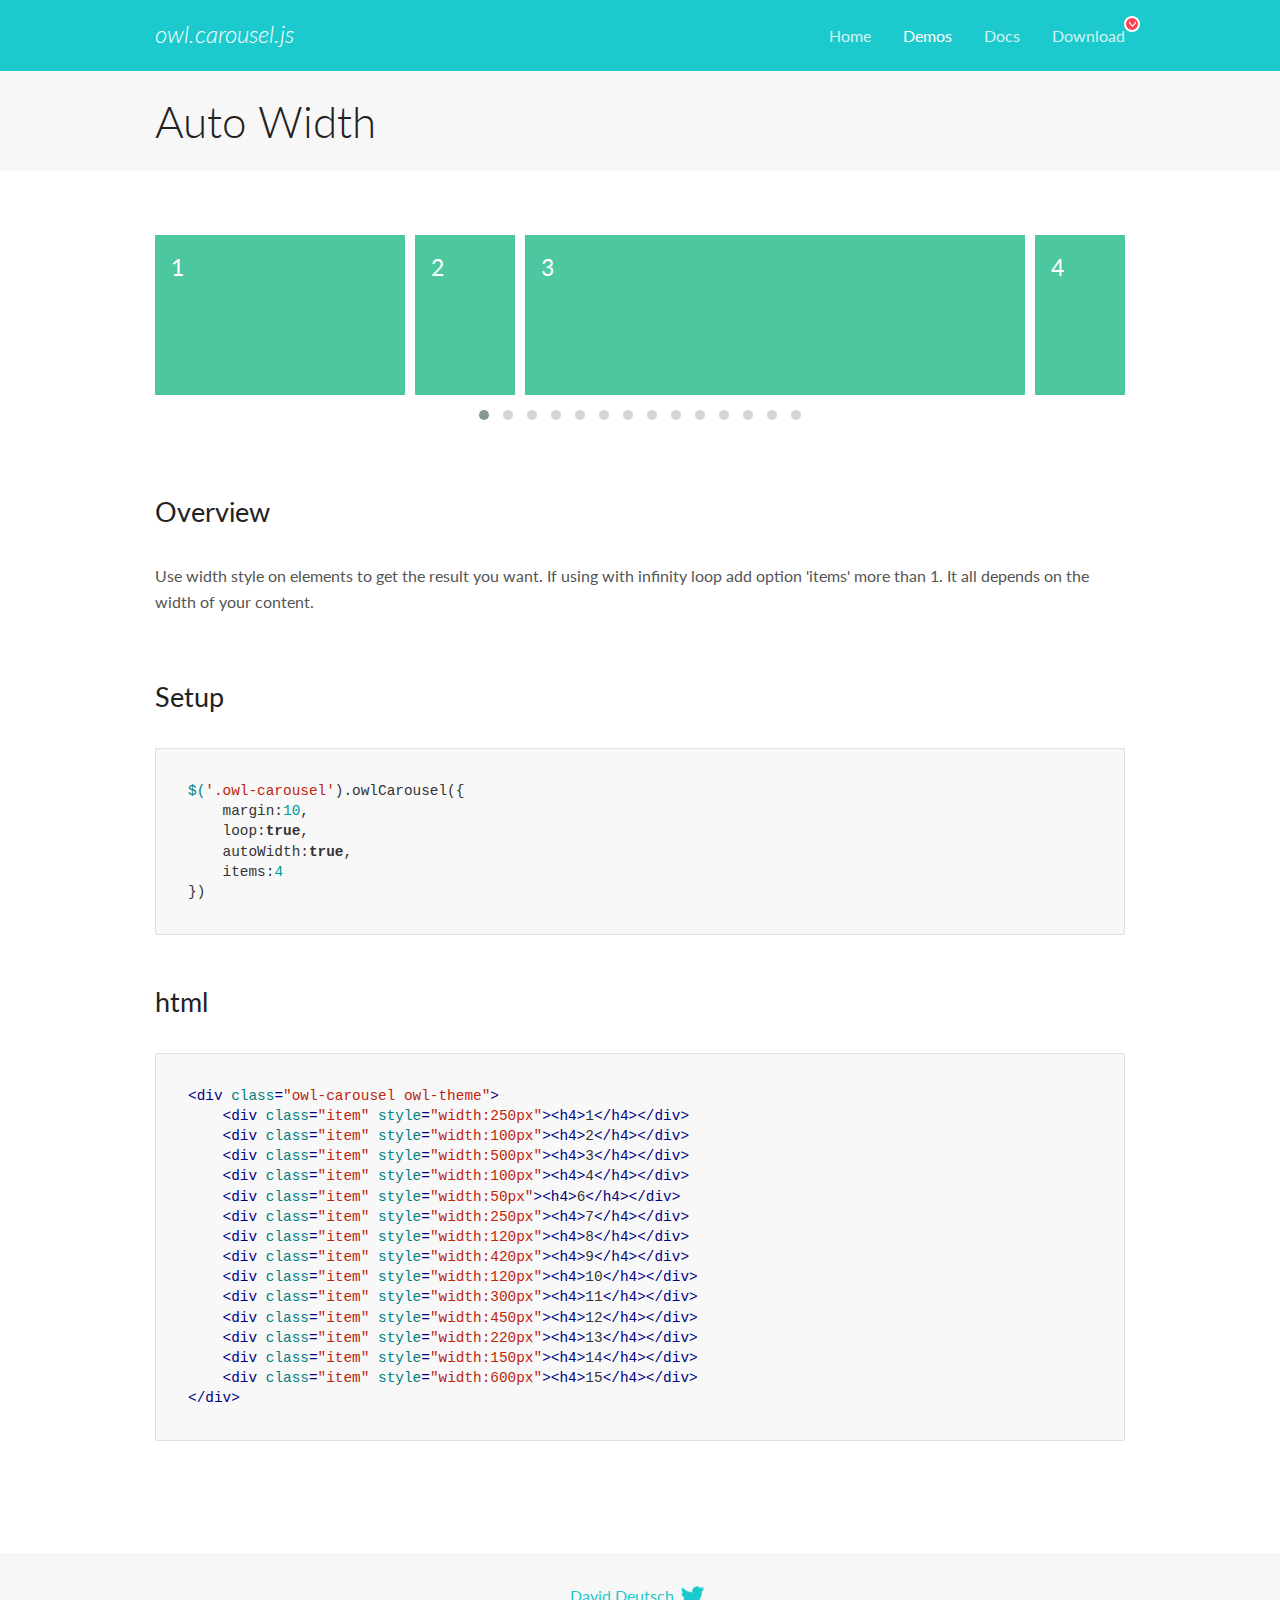
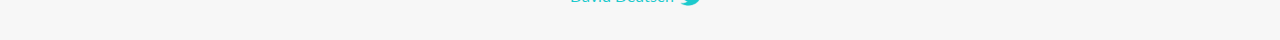
<file: js/vendor/OwlCarousel2-2.3.4/docs/demos/autowidth.html>
<!DOCTYPE html>
<html lang="en">
  <head>

    <!-- head -->
    <meta charset="utf-8">
    <meta name="msapplication-tap-highlight" content="no" />
    <meta name="viewport" content="width=device-width, initial-scale=1.0" />
    <meta name="description" content="Auto Width">
    <meta name="author" content="David Deutsch">
    <title>
      Auto Width Demo | Owl Carousel | 2.3.4
    </title>

    <!-- Stylesheets -->
    <link href='https://fonts.googleapis.com/css?family=Lato:300,400,700,400italic,300italic' rel='stylesheet' type='text/css'>
    <link rel="stylesheet" href="../assets/css/docs.theme.min.css">

    <!-- Owl Stylesheets -->
    <link rel="stylesheet" href="../assets/owlcarousel/assets/owl.carousel.min.css">
    <link rel="stylesheet" href="../assets/owlcarousel/assets/owl.theme.default.min.css">

    <!-- HTML5 shim and Respond.js IE8 support of HTML5 elements and media queries -->

    <!--[if lt IE 9]>
      <script src="https://oss.maxcdn.com/libs/html5shiv/3.7.0/html5shiv.js"></script>
      <script src="https://oss.maxcdn.com/libs/respond.js/1.3.0/respond.min.js"></script>
    <![endif]-->

    <!-- Favicons -->
    <link rel="apple-touch-icon-precomposed" sizes="144x144" href="../assets/ico/apple-touch-icon-144-precomposed.png">
    <link rel="shortcut icon" href="../assets/ico/favicon.png">
    <link rel="shortcut icon" href="favicon.ico">

    <!-- Yeah i know js should not be in header. Its required for demos.-->

    <!-- javascript -->
    <script src="../assets/vendors/jquery.min.js"></script>
    <script src="../assets/owlcarousel/owl.carousel.js"></script>
  </head>
  <body>

    <!-- header -->
    <header class="header">
      <div class="row">
        <div class="large-12 columns">
          <div class="brand left">
            <h3>
              <a href="/OwlCarousel2/">owl.carousel.js</a> 
            </h3>
          </div>
          <a id="toggle-nav" class="right">
            <span></span> <span></span> <span></span> 
          </a> 
          <div class="nav-bar">
            <ul class="clearfix">
              <li> <a href="/OwlCarousel2/index.html">Home</a>  </li>
              <li class="active">
                <a href="/OwlCarousel2/demos/demos.html">Demos</a> 
              </li>
              <li> <a href="/OwlCarousel2/docs/started-welcome.html">Docs</a>  </li>
              <li>
                <a href="https://github.com/OwlCarousel2/OwlCarousel2/archive/2.3.4.zip">Download</a> 
                <span class="download"></span> 
              </li>
            </ul>
          </div>
        </div>
      </div>
    </header>

    <!-- title -->
    <section class="title">
      <div class="row">
        <div class="large-12 columns">
          <h1>Auto Width</h1>
        </div>
      </div>
    </section>

    <!--  Demos -->
    <section id="demos">
      <div class="row">
        <div class="large-12 columns">
          <div class="owl-carousel owl-theme">
            <div class="item" style="width:250px">
              <h4>1</h4>
            </div>
            <div class="item" style="width:100px">
              <h4>2</h4>
            </div>
            <div class="item" style="width:500px">
              <h4>3</h4>
            </div>
            <div class="item" style="width:100px">
              <h4>4</h4>
            </div>
            <div class="item" style="width:50px">
              <h4>6</h4>
            </div>
            <div class="item" style="width:250px">
              <h4>7</h4>
            </div>
            <div class="item" style="width:120px">
              <h4>8</h4>
            </div>
            <div class="item" style="width:420px">
              <h4>9</h4>
            </div>
            <div class="item" style="width:120px">
              <h4>10</h4>
            </div>
            <div class="item" style="width:300px">
              <h4>11</h4>
            </div>
            <div class="item" style="width:450px">
              <h4>12</h4>
            </div>
            <div class="item" style="width:220px">
              <h4>13</h4>
            </div>
            <div class="item" style="width:150px">
              <h4>14</h4>
            </div>
            <div class="item" style="width:600px">
              <h4>15</h4>
            </div>
          </div>
          <h3 id="overview">Overview</h3>
          <p>Use width style on elements to get the result you want. If using with infinity loop add option &#39;items&#39; more than 1. It all depends on the width of your content.</p>
          <h3 id="setup">Setup</h3>
          <pre><code>$(&#39;.owl-carousel&#39;).owlCarousel({
    margin:10,
    loop:true,
    autoWidth:true,
    items:4
})</code></pre>
          <h3 id="html">html</h3>
          <pre><code>&lt;div class=&quot;owl-carousel owl-theme&quot;&gt;
    &lt;div class=&quot;item&quot; style=&quot;width:250px&quot;&gt;&lt;h4&gt;1&lt;/h4&gt;&lt;/div&gt;
    &lt;div class=&quot;item&quot; style=&quot;width:100px&quot;&gt;&lt;h4&gt;2&lt;/h4&gt;&lt;/div&gt;
    &lt;div class=&quot;item&quot; style=&quot;width:500px&quot;&gt;&lt;h4&gt;3&lt;/h4&gt;&lt;/div&gt;
    &lt;div class=&quot;item&quot; style=&quot;width:100px&quot;&gt;&lt;h4&gt;4&lt;/h4&gt;&lt;/div&gt;
    &lt;div class=&quot;item&quot; style=&quot;width:50px&quot;&gt;&lt;h4&gt;6&lt;/h4&gt;&lt;/div&gt;
    &lt;div class=&quot;item&quot; style=&quot;width:250px&quot;&gt;&lt;h4&gt;7&lt;/h4&gt;&lt;/div&gt;
    &lt;div class=&quot;item&quot; style=&quot;width:120px&quot;&gt;&lt;h4&gt;8&lt;/h4&gt;&lt;/div&gt;
    &lt;div class=&quot;item&quot; style=&quot;width:420px&quot;&gt;&lt;h4&gt;9&lt;/h4&gt;&lt;/div&gt;
    &lt;div class=&quot;item&quot; style=&quot;width:120px&quot;&gt;&lt;h4&gt;10&lt;/h4&gt;&lt;/div&gt;
    &lt;div class=&quot;item&quot; style=&quot;width:300px&quot;&gt;&lt;h4&gt;11&lt;/h4&gt;&lt;/div&gt;
    &lt;div class=&quot;item&quot; style=&quot;width:450px&quot;&gt;&lt;h4&gt;12&lt;/h4&gt;&lt;/div&gt;
    &lt;div class=&quot;item&quot; style=&quot;width:220px&quot;&gt;&lt;h4&gt;13&lt;/h4&gt;&lt;/div&gt;
    &lt;div class=&quot;item&quot; style=&quot;width:150px&quot;&gt;&lt;h4&gt;14&lt;/h4&gt;&lt;/div&gt;
    &lt;div class=&quot;item&quot; style=&quot;width:600px&quot;&gt;&lt;h4&gt;15&lt;/h4&gt;&lt;/div&gt;
&lt;/div&gt;</code></pre>
          <script>
            $(document).ready(function() {
              $('.owl-carousel').owlCarousel({
                margin: 10,
                loop: true,
                autoWidth: true,
                items: 4
              })
            })
          </script>
        </div>
      </div>
    </section>

    <!-- footer -->
    <footer class="footer">
      <div class="row">
        <div class="large-12 columns">
          <h5>
            <a href="/OwlCarousel2/docs/support-contact.html">David Deutsch</a> 
            <a id="custom-tweet-button" href="https://twitter.com/share?url=https://github.com/OwlCarousel2/OwlCarousel2&text=Owl Carousel - This is so awesome! " target="_blank"></a> 
          </h5>
        </div>
      </div>
    </footer>

    <!-- vendors -->
    <script src="../assets/vendors/highlight.js"></script>
    <script src="../assets/js/app.js"></script>
  </body>
</html>
</file>
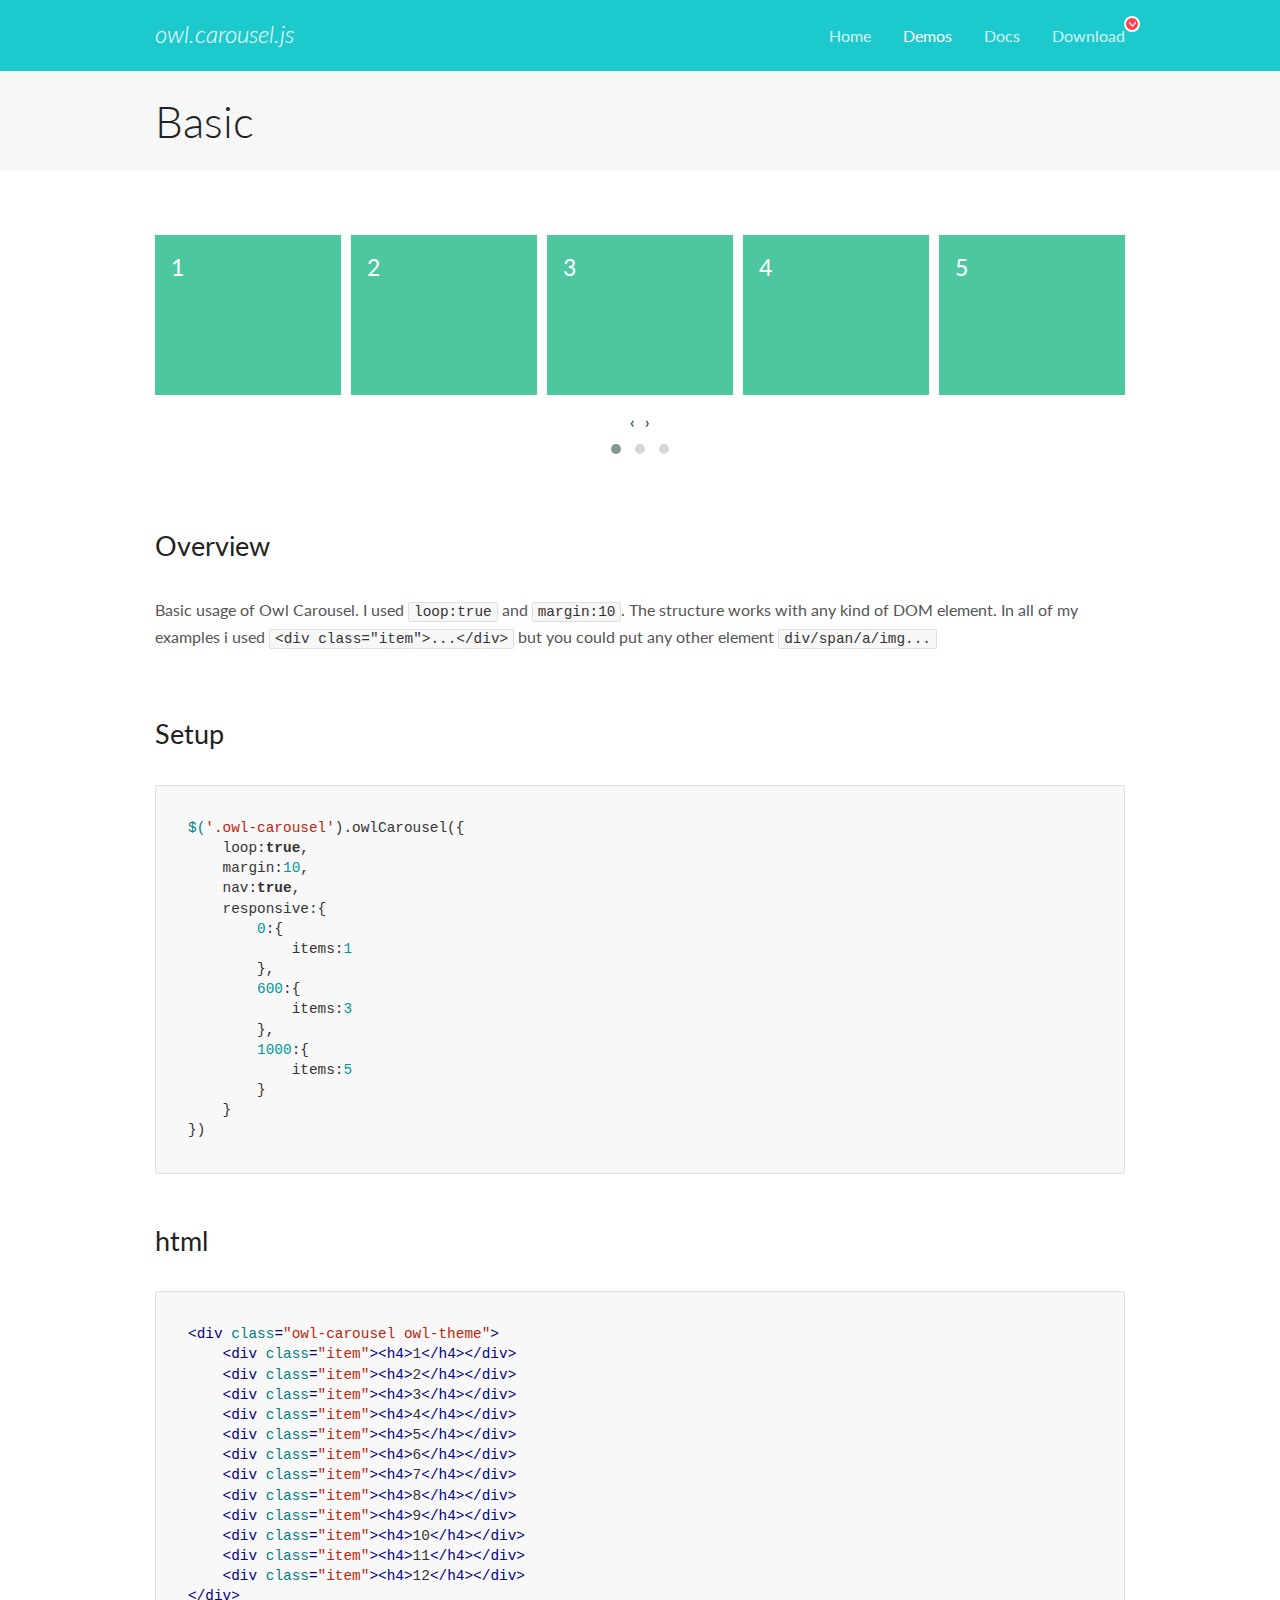
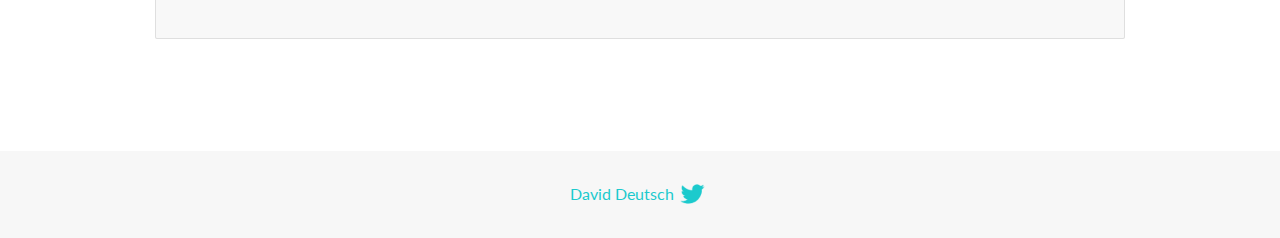
<file: js/vendor/OwlCarousel2-2.3.4/docs/demos/basic.html>
<!DOCTYPE html>
<html lang="en">
  <head>

    <!-- head -->
    <meta charset="utf-8">
    <meta name="msapplication-tap-highlight" content="no" />
    <meta name="viewport" content="width=device-width, initial-scale=1.0" />
    <meta name="description" content="Basic usage demo">
    <meta name="author" content="David Deutsch">
    <title>
      Basic Demo | Owl Carousel | 2.3.4
    </title>

    <!-- Stylesheets -->
    <link href='https://fonts.googleapis.com/css?family=Lato:300,400,700,400italic,300italic' rel='stylesheet' type='text/css'>
    <link rel="stylesheet" href="../assets/css/docs.theme.min.css">

    <!-- Owl Stylesheets -->
    <link rel="stylesheet" href="../assets/owlcarousel/assets/owl.carousel.min.css">
    <link rel="stylesheet" href="../assets/owlcarousel/assets/owl.theme.default.min.css">

    <!-- HTML5 shim and Respond.js IE8 support of HTML5 elements and media queries -->

    <!--[if lt IE 9]>
      <script src="https://oss.maxcdn.com/libs/html5shiv/3.7.0/html5shiv.js"></script>
      <script src="https://oss.maxcdn.com/libs/respond.js/1.3.0/respond.min.js"></script>
    <![endif]-->

    <!-- Favicons -->
    <link rel="apple-touch-icon-precomposed" sizes="144x144" href="../assets/ico/apple-touch-icon-144-precomposed.png">
    <link rel="shortcut icon" href="../assets/ico/favicon.png">
    <link rel="shortcut icon" href="favicon.ico">

    <!-- Yeah i know js should not be in header. Its required for demos.-->

    <!-- javascript -->
    <script src="../assets/vendors/jquery.min.js"></script>
    <script src="../assets/owlcarousel/owl.carousel.js"></script>
  </head>
  <body>

    <!-- header -->
    <header class="header">
      <div class="row">
        <div class="large-12 columns">
          <div class="brand left">
            <h3>
              <a href="/OwlCarousel2/">owl.carousel.js</a> 
            </h3>
          </div>
          <a id="toggle-nav" class="right">
            <span></span> <span></span> <span></span> 
          </a> 
          <div class="nav-bar">
            <ul class="clearfix">
              <li> <a href="/OwlCarousel2/index.html">Home</a>  </li>
              <li class="active">
                <a href="/OwlCarousel2/demos/demos.html">Demos</a> 
              </li>
              <li> <a href="/OwlCarousel2/docs/started-welcome.html">Docs</a>  </li>
              <li>
                <a href="https://github.com/OwlCarousel2/OwlCarousel2/archive/2.3.4.zip">Download</a> 
                <span class="download"></span> 
              </li>
            </ul>
          </div>
        </div>
      </div>
    </header>

    <!-- title -->
    <section class="title">
      <div class="row">
        <div class="large-12 columns">
          <h1>Basic</h1>
        </div>
      </div>
    </section>

    <!--  Demos -->
    <section id="demos">
      <div class="row">
        <div class="large-12 columns">
          <div class="owl-carousel owl-theme">
            <div class="item">
              <h4>1</h4>
            </div>
            <div class="item">
              <h4>2</h4>
            </div>
            <div class="item">
              <h4>3</h4>
            </div>
            <div class="item">
              <h4>4</h4>
            </div>
            <div class="item">
              <h4>5</h4>
            </div>
            <div class="item">
              <h4>6</h4>
            </div>
            <div class="item">
              <h4>7</h4>
            </div>
            <div class="item">
              <h4>8</h4>
            </div>
            <div class="item">
              <h4>9</h4>
            </div>
            <div class="item">
              <h4>10</h4>
            </div>
            <div class="item">
              <h4>11</h4>
            </div>
            <div class="item">
              <h4>12</h4>
            </div>
          </div>
          <h3 id="overview">Overview</h3>
          <p>Basic usage of Owl Carousel. I used <code>loop:true</code> and <code>margin:10</code>. The structure works with any kind of DOM element. In all of my examples i used <code>&lt;div class=&quot;item&quot;&gt;...&lt;/div&gt;</code> but you could
            put any other element <code>div/span/a/img...</code></p>
          <h3 id="setup">Setup</h3>
          <pre><code>$(&#39;.owl-carousel&#39;).owlCarousel({
    loop:true,
    margin:10,
    nav:true,
    responsive:{
        0:{
            items:1
        },
        600:{
            items:3
        },
        1000:{
            items:5
        }
    }
})</code></pre>
          <h3 id="html">html</h3>
          <pre><code>&lt;div class=&quot;owl-carousel owl-theme&quot;&gt;
    &lt;div class=&quot;item&quot;&gt;&lt;h4&gt;1&lt;/h4&gt;&lt;/div&gt;
    &lt;div class=&quot;item&quot;&gt;&lt;h4&gt;2&lt;/h4&gt;&lt;/div&gt;
    &lt;div class=&quot;item&quot;&gt;&lt;h4&gt;3&lt;/h4&gt;&lt;/div&gt;
    &lt;div class=&quot;item&quot;&gt;&lt;h4&gt;4&lt;/h4&gt;&lt;/div&gt;
    &lt;div class=&quot;item&quot;&gt;&lt;h4&gt;5&lt;/h4&gt;&lt;/div&gt;
    &lt;div class=&quot;item&quot;&gt;&lt;h4&gt;6&lt;/h4&gt;&lt;/div&gt;
    &lt;div class=&quot;item&quot;&gt;&lt;h4&gt;7&lt;/h4&gt;&lt;/div&gt;
    &lt;div class=&quot;item&quot;&gt;&lt;h4&gt;8&lt;/h4&gt;&lt;/div&gt;
    &lt;div class=&quot;item&quot;&gt;&lt;h4&gt;9&lt;/h4&gt;&lt;/div&gt;
    &lt;div class=&quot;item&quot;&gt;&lt;h4&gt;10&lt;/h4&gt;&lt;/div&gt;
    &lt;div class=&quot;item&quot;&gt;&lt;h4&gt;11&lt;/h4&gt;&lt;/div&gt;
    &lt;div class=&quot;item&quot;&gt;&lt;h4&gt;12&lt;/h4&gt;&lt;/div&gt;
&lt;/div&gt;</code></pre>
          <script>
            $(document).ready(function() {
              var owl = $('.owl-carousel');
              owl.owlCarousel({
                margin: 10,
                nav: true,
                loop: true,
                responsive: {
                  0: {
                    items: 1
                  },
                  600: {
                    items: 3
                  },
                  1000: {
                    items: 5
                  }
                }
              })
            })
          </script>
        </div>
      </div>
    </section>

    <!-- footer -->
    <footer class="footer">
      <div class="row">
        <div class="large-12 columns">
          <h5>
            <a href="/OwlCarousel2/docs/support-contact.html">David Deutsch</a> 
            <a id="custom-tweet-button" href="https://twitter.com/share?url=https://github.com/OwlCarousel2/OwlCarousel2&text=Owl Carousel - This is so awesome! " target="_blank"></a> 
          </h5>
        </div>
      </div>
    </footer>

    <!-- vendors -->
    <script src="../assets/vendors/highlight.js"></script>
    <script src="../assets/js/app.js"></script>
  </body>
</html>
</file>
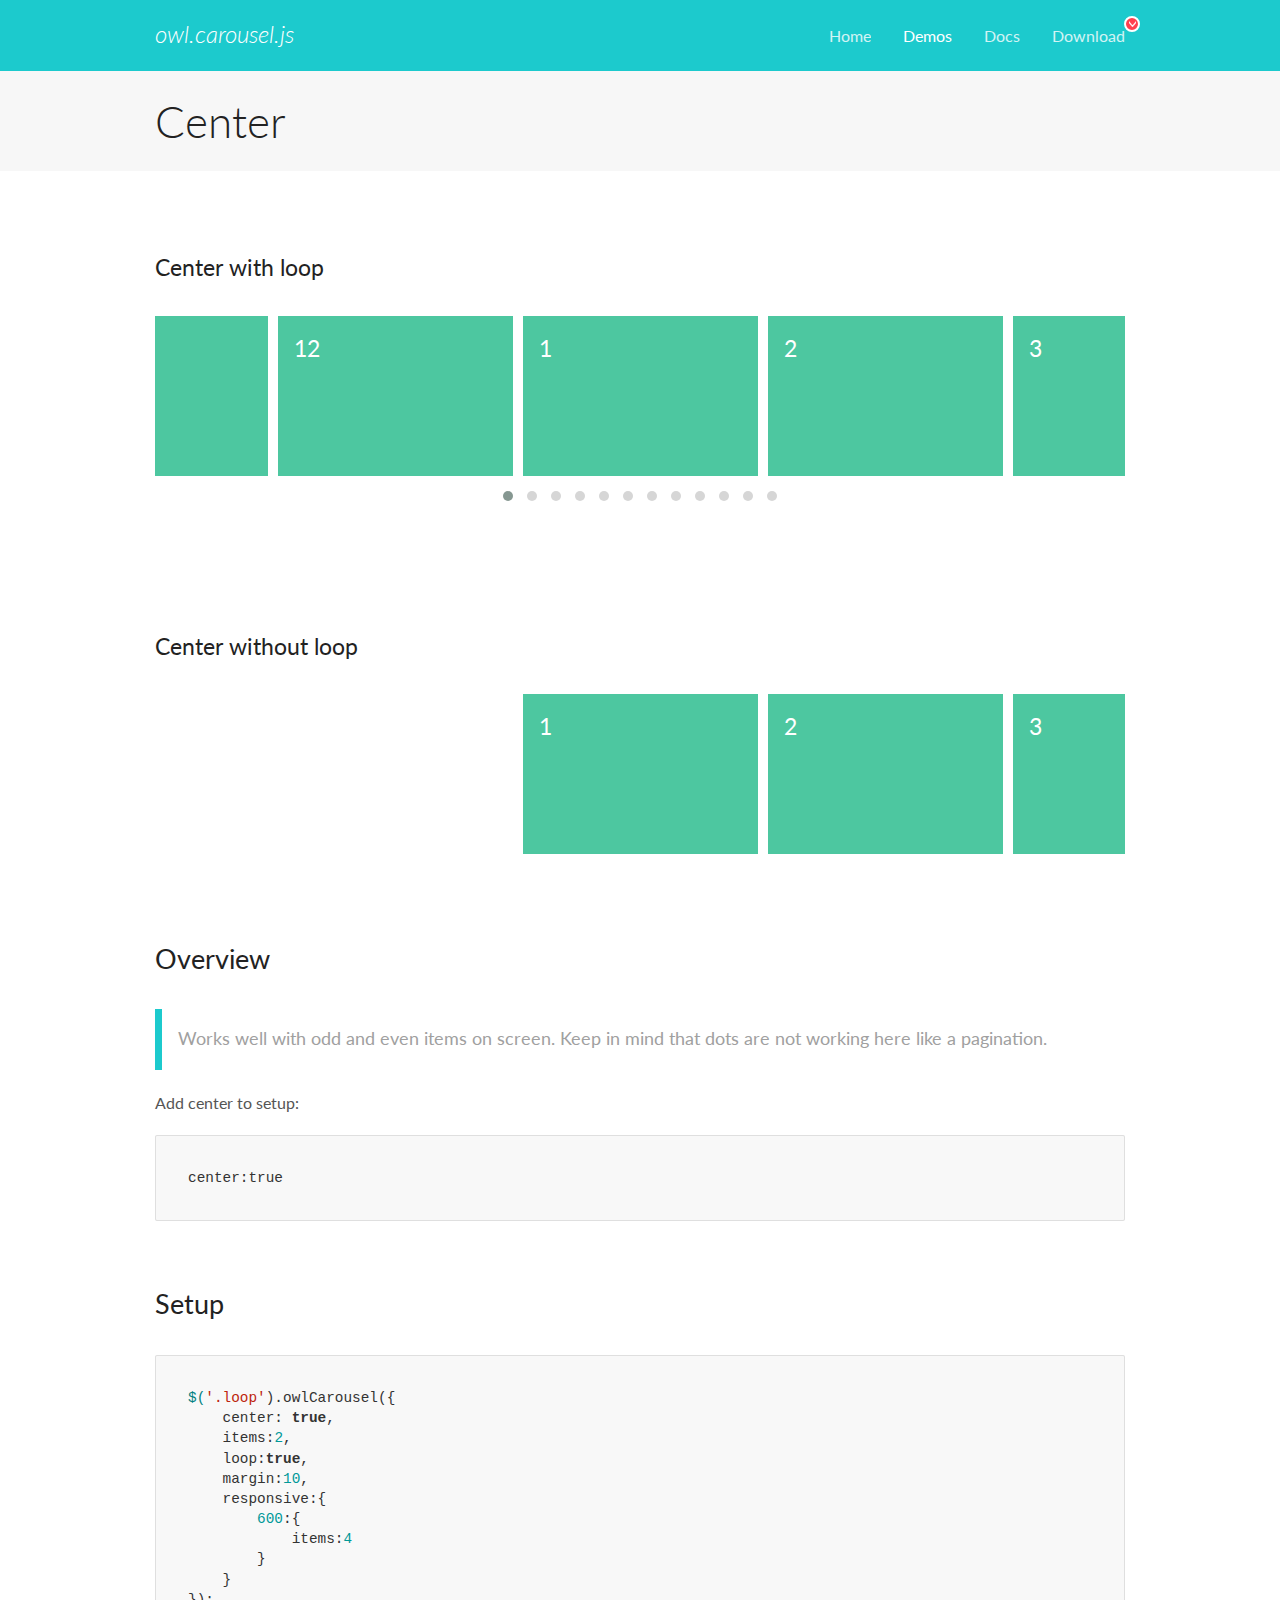
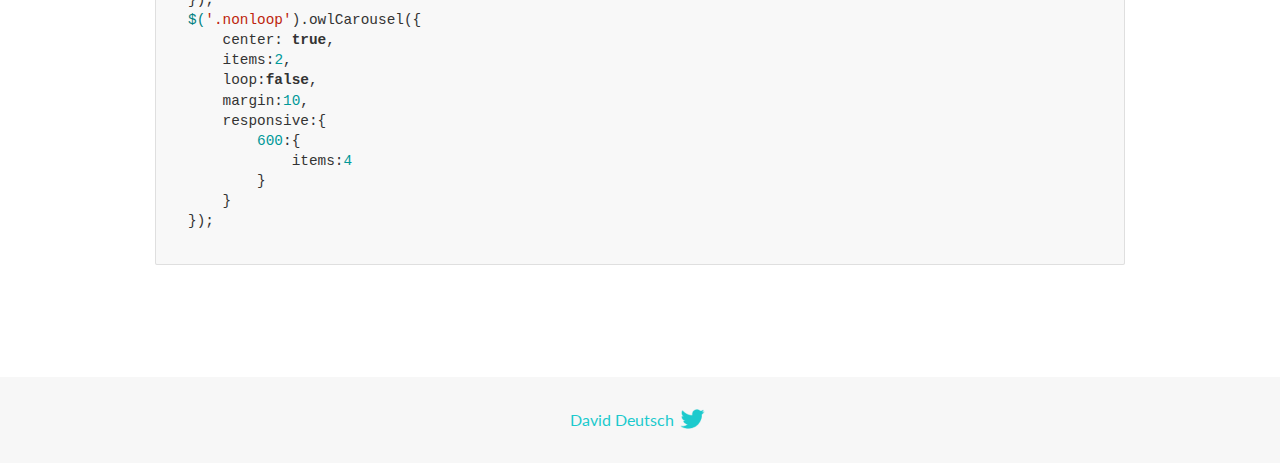
<file: js/vendor/OwlCarousel2-2.3.4/docs/demos/center.html>
<!DOCTYPE html>
<html lang="en">
  <head>

    <!-- head -->
    <meta charset="utf-8">
    <meta name="msapplication-tap-highlight" content="no" />
    <meta name="viewport" content="width=device-width, initial-scale=1.0" />
    <meta name="description" content="Center carousel">
    <meta name="author" content="David Deutsch">
    <title>
      Center Demo | Owl Carousel | 2.3.4
    </title>

    <!-- Stylesheets -->
    <link href='https://fonts.googleapis.com/css?family=Lato:300,400,700,400italic,300italic' rel='stylesheet' type='text/css'>
    <link rel="stylesheet" href="../assets/css/docs.theme.min.css">

    <!-- Owl Stylesheets -->
    <link rel="stylesheet" href="../assets/owlcarousel/assets/owl.carousel.min.css">
    <link rel="stylesheet" href="../assets/owlcarousel/assets/owl.theme.default.min.css">

    <!-- HTML5 shim and Respond.js IE8 support of HTML5 elements and media queries -->

    <!--[if lt IE 9]>
      <script src="https://oss.maxcdn.com/libs/html5shiv/3.7.0/html5shiv.js"></script>
      <script src="https://oss.maxcdn.com/libs/respond.js/1.3.0/respond.min.js"></script>
    <![endif]-->

    <!-- Favicons -->
    <link rel="apple-touch-icon-precomposed" sizes="144x144" href="../assets/ico/apple-touch-icon-144-precomposed.png">
    <link rel="shortcut icon" href="../assets/ico/favicon.png">
    <link rel="shortcut icon" href="favicon.ico">

    <!-- Yeah i know js should not be in header. Its required for demos.-->

    <!-- javascript -->
    <script src="../assets/vendors/jquery.min.js"></script>
    <script src="../assets/owlcarousel/owl.carousel.js"></script>
  </head>
  <body>

    <!-- header -->
    <header class="header">
      <div class="row">
        <div class="large-12 columns">
          <div class="brand left">
            <h3>
              <a href="/OwlCarousel2/">owl.carousel.js</a> 
            </h3>
          </div>
          <a id="toggle-nav" class="right">
            <span></span> <span></span> <span></span> 
          </a> 
          <div class="nav-bar">
            <ul class="clearfix">
              <li> <a href="/OwlCarousel2/index.html">Home</a>  </li>
              <li class="active">
                <a href="/OwlCarousel2/demos/demos.html">Demos</a> 
              </li>
              <li> <a href="/OwlCarousel2/docs/started-welcome.html">Docs</a>  </li>
              <li>
                <a href="https://github.com/OwlCarousel2/OwlCarousel2/archive/2.3.4.zip">Download</a> 
                <span class="download"></span> 
              </li>
            </ul>
          </div>
        </div>
      </div>
    </header>

    <!-- title -->
    <section class="title">
      <div class="row">
        <div class="large-12 columns">
          <h1>Center</h1>
        </div>
      </div>
    </section>

    <!--  Demos -->
    <section id="demos">
      <div class="row">
        <div class="large-12 columns">
          <h4 id="center-with-loop">Center with loop</h4>
          <div class="loop owl-carousel owl-theme">
            <div class="item">
              <h4>1</h4>
            </div>
            <div class="item">
              <h4>2</h4>
            </div>
            <div class="item">
              <h4>3</h4>
            </div>
            <div class="item">
              <h4>4</h4>
            </div>
            <div class="item">
              <h4>5</h4>
            </div>
            <div class="item">
              <h4>6</h4>
            </div>
            <div class="item">
              <h4>7</h4>
            </div>
            <div class="item">
              <h4>8</h4>
            </div>
            <div class="item">
              <h4>9</h4>
            </div>
            <div class="item">
              <h4>10</h4>
            </div>
            <div class="item">
              <h4>11</h4>
            </div>
            <div class="item">
              <h4>12</h4>
            </div>
          </div>
          <br>
          <h4 id="center-without-loop">Center without loop</h4>
          <div class="nonloop owl-carousel">
            <div class="item">
              <h4>1</h4>
            </div>
            <div class="item">
              <h4>2</h4>
            </div>
            <div class="item">
              <h4>3</h4>
            </div>
            <div class="item">
              <h4>4</h4>
            </div>
            <div class="item">
              <h4>5</h4>
            </div>
            <div class="item">
              <h4>6</h4>
            </div>
            <div class="item">
              <h4>7</h4>
            </div>
            <div class="item">
              <h4>8</h4>
            </div>
            <div class="item">
              <h4>9</h4>
            </div>
            <div class="item">
              <h4>10</h4>
            </div>
            <div class="item">
              <h4>11</h4>
            </div>
            <div class="item">
              <h4>12</h4>
            </div>
          </div>
          <h3 id="overview">Overview</h3>
          <blockquote>
            <p>Works well with odd and even items on screen. Keep in mind that dots are not working here like a pagination.</p>
          </blockquote>
          <p>Add center to setup:</p>
          <pre><code>center:true</code></pre>
          <h3 id="setup">Setup</h3>
          <pre><code>$(&#39;.loop&#39;).owlCarousel({
    center: true,
    items:2,
    loop:true,
    margin:10,
    responsive:{
        600:{
            items:4
        }
    }
});
$(&#39;.nonloop&#39;).owlCarousel({
    center: true,
    items:2,
    loop:false,
    margin:10,
    responsive:{
        600:{
            items:4
        }
    }
});</code></pre>
          <script>
            jQuery(document).ready(function($) {
              $('.loop').owlCarousel({
                center: true,
                items: 2,
                loop: true,
                margin: 10,
                responsive: {
                  600: {
                    items: 4
                  }
                }
              });
              $('.nonloop').owlCarousel({
                center: true,
                items: 2,
                loop: false,
                margin: 10,
                responsive: {
                  600: {
                    items: 4
                  }
                }
              });
            });
          </script>
        </div>
      </div>
    </section>

    <!-- footer -->
    <footer class="footer">
      <div class="row">
        <div class="large-12 columns">
          <h5>
            <a href="/OwlCarousel2/docs/support-contact.html">David Deutsch</a> 
            <a id="custom-tweet-button" href="https://twitter.com/share?url=https://github.com/OwlCarousel2/OwlCarousel2&text=Owl Carousel - This is so awesome! " target="_blank"></a> 
          </h5>
        </div>
      </div>
    </footer>

    <!-- vendors -->
    <script src="../assets/vendors/highlight.js"></script>
    <script src="../assets/js/app.js"></script>
  </body>
</html>
</file>
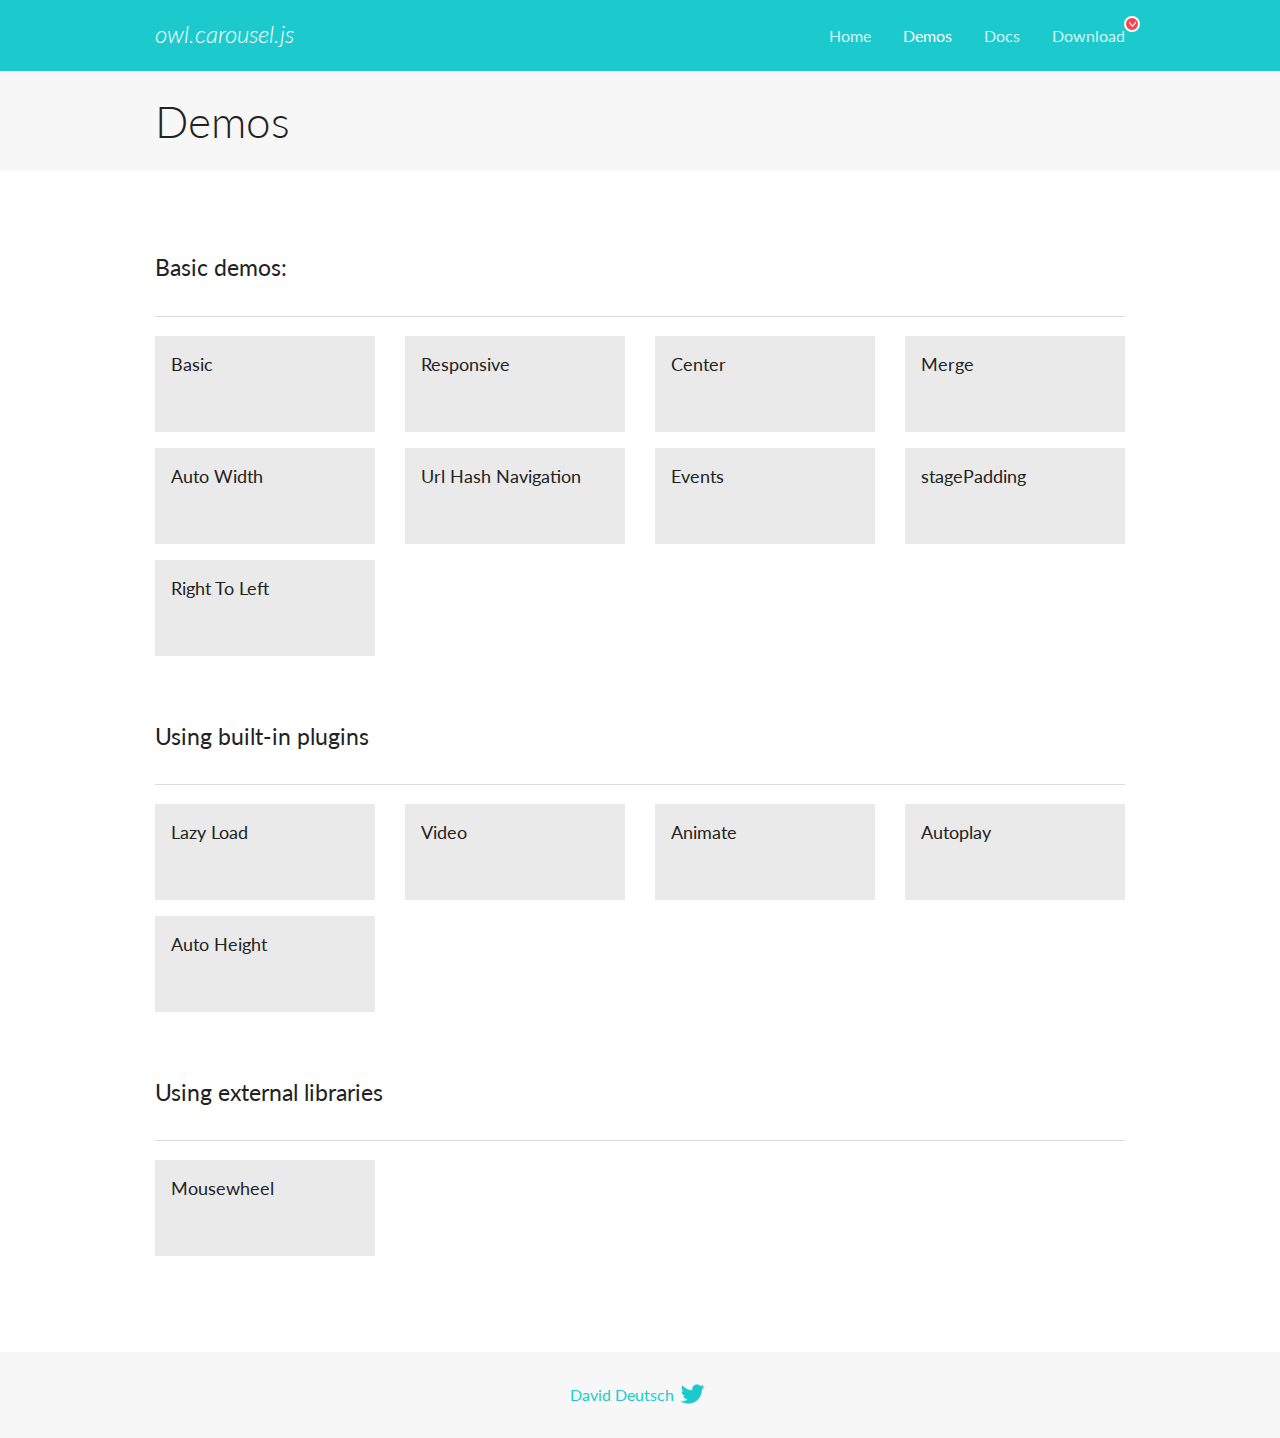
<file: js/vendor/OwlCarousel2-2.3.4/docs/demos/demos.html>
<!DOCTYPE html>
<html lang="en">
  <head>

    <!-- head -->
    <meta charset="utf-8">
    <meta name="msapplication-tap-highlight" content="no" />
    <meta name="viewport" content="width=device-width, initial-scale=1.0" />
    <meta name="description" content="A list of Owl Carousel examples.">
    <meta name="author" content="David Deutsch">
    <title>
      Demos | Owl Carousel | 2.3.4
    </title>

    <!-- Stylesheets -->
    <link href='https://fonts.googleapis.com/css?family=Lato:300,400,700,400italic,300italic' rel='stylesheet' type='text/css'>
    <link rel="stylesheet" href="../assets/css/docs.theme.min.css">

    <!-- Owl Stylesheets -->
    <link rel="stylesheet" href="../assets/owlcarousel/assets/owl.carousel.min.css">
    <link rel="stylesheet" href="../assets/owlcarousel/assets/owl.theme.default.min.css">

    <!-- HTML5 shim and Respond.js IE8 support of HTML5 elements and media queries -->

    <!--[if lt IE 9]>
      <script src="https://oss.maxcdn.com/libs/html5shiv/3.7.0/html5shiv.js"></script>
      <script src="https://oss.maxcdn.com/libs/respond.js/1.3.0/respond.min.js"></script>
    <![endif]-->

    <!-- Favicons -->
    <link rel="apple-touch-icon-precomposed" sizes="144x144" href="../assets/ico/apple-touch-icon-144-precomposed.png">
    <link rel="shortcut icon" href="../assets/ico/favicon.png">
    <link rel="shortcut icon" href="favicon.ico">

    <!-- Yeah i know js should not be in header. Its required for demos.-->

    <!-- javascript -->
    <script src="../assets/vendors/jquery.min.js"></script>
    <script src="../assets/owlcarousel/owl.carousel.js"></script>
  </head>
  <body>

    <!-- header -->
    <header class="header">
      <div class="row">
        <div class="large-12 columns">
          <div class="brand left">
            <h3>
              <a href="/OwlCarousel2/">owl.carousel.js</a> 
            </h3>
          </div>
          <a id="toggle-nav" class="right">
            <span></span> <span></span> <span></span> 
          </a> 
          <div class="nav-bar">
            <ul class="clearfix">
              <li> <a href="/OwlCarousel2/index.html">Home</a>  </li>
              <li class="active">
                <a href="/OwlCarousel2/demos/demos.html">Demos</a> 
              </li>
              <li> <a href="/OwlCarousel2/docs/started-welcome.html">Docs</a>  </li>
              <li>
                <a href="https://github.com/OwlCarousel2/OwlCarousel2/archive/2.3.4.zip">Download</a> 
                <span class="download"></span> 
              </li>
            </ul>
          </div>
        </div>
      </div>
    </header>

    <!-- title -->
    <section class="title">
      <div class="row">
        <div class="large-12 columns">
          <h1>Demos</h1>
        </div>
      </div>
    </section>

    <!--  Demos -->
    <section id="demos">
      <div class="row">
        <div class="large-12 columns">
          <h4 id="basic-demos-">Basic demos:</h4>
          <hr>
          <div class="demo-list">
            <div class="row">
              <div class="small-6 medium-4 large-3 columns">
                <a href="basic.html" class="demo-block">
                  <h5>Basic </h5>
                </a> 
              </div>
              <div class="small-6 medium-4 large-3 columns">
                <a href="responsive.html" class="demo-block">
                  <h5>Responsive </h5>
                </a> 
              </div>
              <div class="small-6 medium-4 large-3 columns">
                <a href="center.html" class="demo-block">
                  <h5>Center </h5>
                </a> 
              </div>
              <div class="small-6 medium-4 large-3 columns">
                <a href="merge.html" class="demo-block">
                  <h5>Merge </h5>
                </a> 
              </div>
              <div class="small-6 medium-4 large-3 columns">
                <a href="autowidth.html" class="demo-block">
                  <h5>Auto Width </h5>
                </a> 
              </div>
              <div class="small-6 medium-4 large-3 columns">
                <a href="urlhashnav.html" class="demo-block">
                  <h5>Url Hash Navigation </h5>
                </a> 
              </div>
              <div class="small-6 medium-4 large-3 columns">
                <a href="events.html" class="demo-block">
                  <h5>Events </h5>
                </a> 
              </div>
              <div class="small-6 medium-4 large-3 columns">
                <a href="stagepadding.html" class="demo-block">
                  <h5>stagePadding </h5>
                </a> 
              </div>
              <div class="small-6 medium-4 large-3 columns">
                <a href="rtl.html" class="demo-block">
                  <h5>Right To Left </h5>
                </a> 
              </div>
            </div>
          </div>
          <h4 id="using-built-in-plugins">Using built-in plugins</h4>
          <hr>
          <div class="demo-list">
            <div class="row">
              <div class="small-6 medium-4 large-3 columns">
                <a href="lazyLoad.html" class="demo-block">
                  <h5>Lazy Load </h5>
                </a> 
              </div>
              <div class="small-6 medium-4 large-3 columns">
                <a href="video.html" class="demo-block">
                  <h5>Video </h5>
                </a> 
              </div>
              <div class="small-6 medium-4 large-3 columns">
                <a href="animate.html" class="demo-block">
                  <h5>Animate </h5>
                </a> 
              </div>
              <div class="small-6 medium-4 large-3 columns">
                <a href="autoplay.html" class="demo-block">
                  <h5>Autoplay </h5>
                </a> 
              </div>
              <div class="small-6 medium-4 large-3 columns">
                <a href="autoheight.html" class="demo-block">
                  <h5>Auto Height </h5>
                </a> 
              </div>
            </div>
          </div>
          <h4 id="using-external-libraries">Using external libraries</h4>
          <hr>
          <div class="demo-list">
            <div class="row">
              <div class="small-6 medium-4 large-3 columns">
                <a href="mousewheel.html" class="demo-block">
                  <h5>Mousewheel </h5>
                </a> 
              </div>
            </div>
          </div>
        </div>
      </div>
    </section>

    <!-- footer -->
    <footer class="footer">
      <div class="row">
        <div class="large-12 columns">
          <h5>
            <a href="/OwlCarousel2/docs/support-contact.html">David Deutsch</a> 
            <a id="custom-tweet-button" href="https://twitter.com/share?url=https://github.com/OwlCarousel2/OwlCarousel2&text=Owl Carousel - This is so awesome! " target="_blank"></a> 
          </h5>
        </div>
      </div>
    </footer>

    <!-- vendors -->
    <script src="../assets/vendors/highlight.js"></script>
    <script src="../assets/js/app.js"></script>
  </body>
</html>
</file>
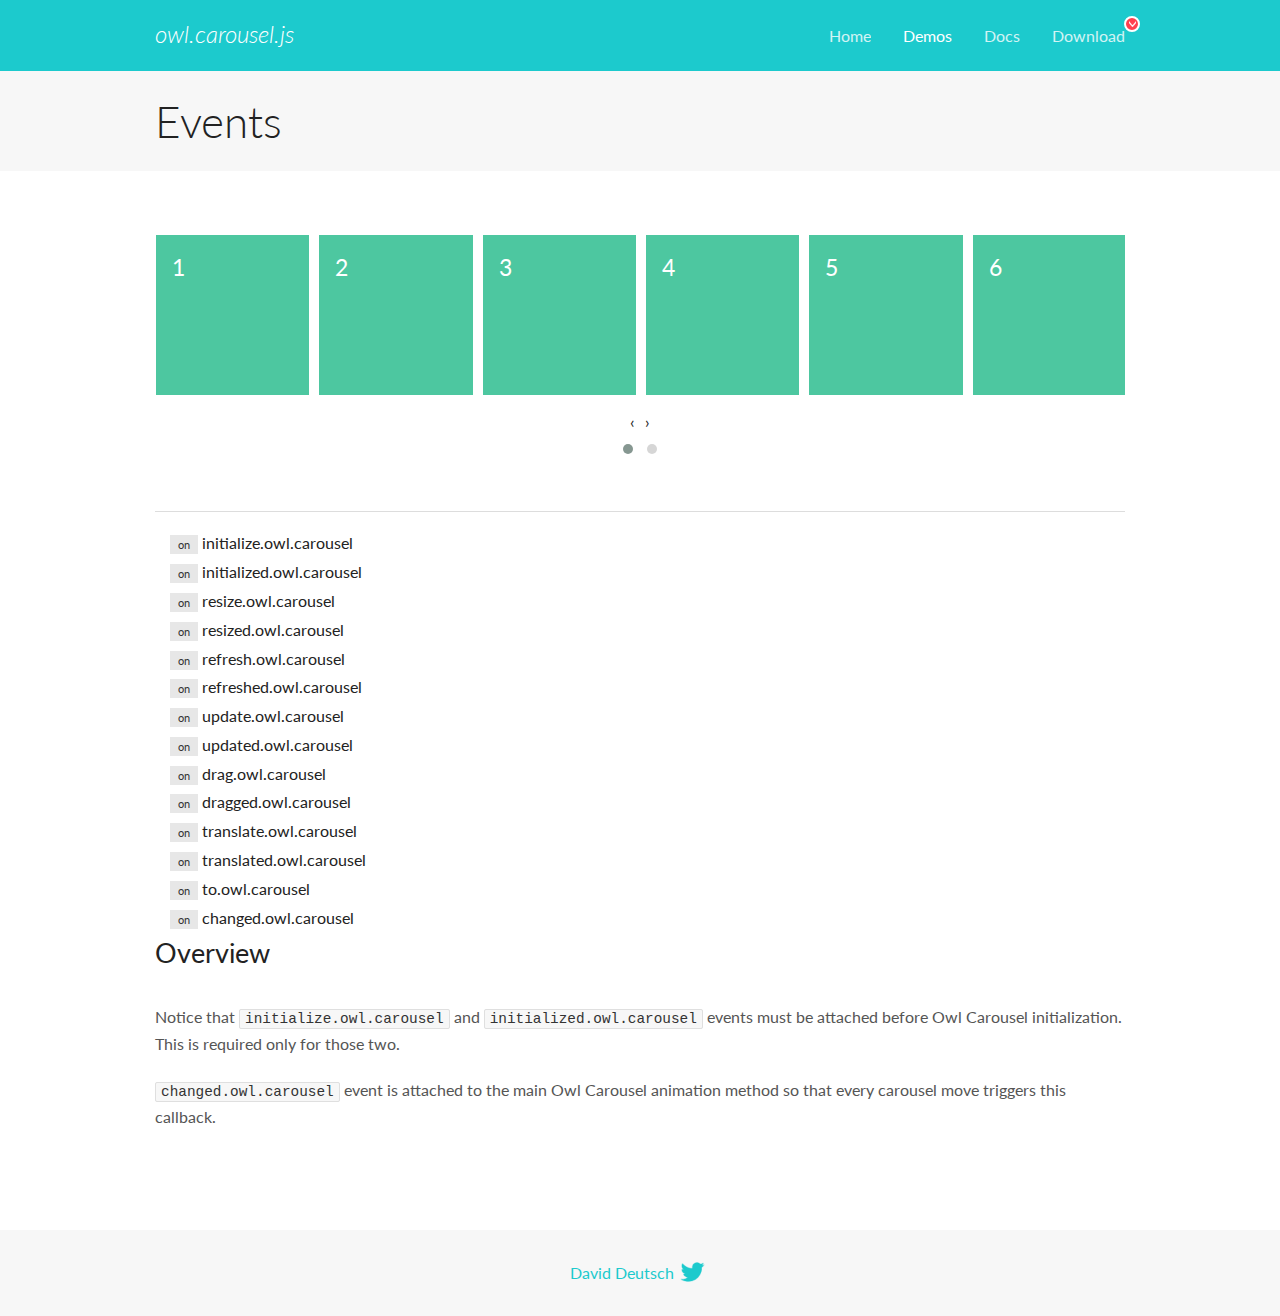
<file: js/vendor/OwlCarousel2-2.3.4/docs/demos/events.html>
<!DOCTYPE html>
<html lang="en">
  <head>

    <!-- head -->
    <meta charset="utf-8">
    <meta name="msapplication-tap-highlight" content="no" />
    <meta name="viewport" content="width=device-width, initial-scale=1.0" />
    <meta name="description" content="Events usage demo">
    <meta name="author" content="David Deutsch">
    <title>
      Events Demo | Owl Carousel | 2.3.4
    </title>

    <!-- Stylesheets -->
    <link href='https://fonts.googleapis.com/css?family=Lato:300,400,700,400italic,300italic' rel='stylesheet' type='text/css'>
    <link rel="stylesheet" href="../assets/css/docs.theme.min.css">

    <!-- Owl Stylesheets -->
    <link rel="stylesheet" href="../assets/owlcarousel/assets/owl.carousel.min.css">
    <link rel="stylesheet" href="../assets/owlcarousel/assets/owl.theme.default.min.css">

    <!-- HTML5 shim and Respond.js IE8 support of HTML5 elements and media queries -->

    <!--[if lt IE 9]>
      <script src="https://oss.maxcdn.com/libs/html5shiv/3.7.0/html5shiv.js"></script>
      <script src="https://oss.maxcdn.com/libs/respond.js/1.3.0/respond.min.js"></script>
    <![endif]-->

    <!-- Favicons -->
    <link rel="apple-touch-icon-precomposed" sizes="144x144" href="../assets/ico/apple-touch-icon-144-precomposed.png">
    <link rel="shortcut icon" href="../assets/ico/favicon.png">
    <link rel="shortcut icon" href="favicon.ico">

    <!-- Yeah i know js should not be in header. Its required for demos.-->

    <!-- javascript -->
    <script src="../assets/vendors/jquery.min.js"></script>
    <script src="../assets/owlcarousel/owl.carousel.js"></script>
  </head>
  <body>

    <!-- header -->
    <header class="header">
      <div class="row">
        <div class="large-12 columns">
          <div class="brand left">
            <h3>
              <a href="/OwlCarousel2/">owl.carousel.js</a> 
            </h3>
          </div>
          <a id="toggle-nav" class="right">
            <span></span> <span></span> <span></span> 
          </a> 
          <div class="nav-bar">
            <ul class="clearfix">
              <li> <a href="/OwlCarousel2/index.html">Home</a>  </li>
              <li class="active">
                <a href="/OwlCarousel2/demos/demos.html">Demos</a> 
              </li>
              <li> <a href="/OwlCarousel2/docs/started-welcome.html">Docs</a>  </li>
              <li>
                <a href="https://github.com/OwlCarousel2/OwlCarousel2/archive/2.3.4.zip">Download</a> 
                <span class="download"></span> 
              </li>
            </ul>
          </div>
        </div>
      </div>
    </header>

    <!-- title -->
    <section class="title">
      <div class="row">
        <div class="large-12 columns">
          <h1>Events</h1>
        </div>
      </div>
    </section>

    <!--  Demos -->
    <section id="demos">
      <div class="row">
        <div class="large-12 columns">
          <div class="owl-carousel owl-theme">
            <div class="item">
              <h4>1</h4>
            </div>
            <div class="item">
              <h4>2</h4>
            </div>
            <div class="item">
              <h4>3</h4>
            </div>
            <div class="item">
              <h4>4</h4>
            </div>
            <div class="item">
              <h4>5</h4>
            </div>
            <div class="item">
              <h4>6</h4>
            </div>
            <div class="item">
              <h4>7</h4>
            </div>
            <div class="item">
              <h4>8</h4>
            </div>
            <div class="item">
              <h4>9</h4>
            </div>
            <div class="item">
              <h4>10</h4>
            </div>
            <div class="item">
              <h4>11</h4>
            </div>
            <div class="item">
              <h4>12</h4>
            </div>
          </div>
          <hr>
          <div class="large-12 columns callbacks">
            <div><span class="label secondary initialize">on</span>  initialize.owl.carousel </div>
            <div><span class="label secondary initialized">on</span>  initialized.owl.carousel </div>
            <div><span class="label secondary resize">on</span>  resize.owl.carousel </div>
            <div><span class="label secondary resized">on</span>  resized.owl.carousel </div>
            <div><span class="label secondary refresh">on</span>  refresh.owl.carousel </div>
            <div><span class="label secondary refreshed">on</span>  refreshed.owl.carousel </div>
            <div><span class="label secondary update">on</span>  update.owl.carousel </div>
            <div><span class="label secondary updated">on</span>  updated.owl.carousel </div>
            <div><span class="label secondary drag">on</span>  drag.owl.carousel </div>
            <div><span class="label secondary dragged">on</span>  dragged.owl.carousel </div>
            <div><span class="label secondary translate">on</span>  translate.owl.carousel </div>
            <div><span class="label secondary translated">on</span>  translated.owl.carousel </div>
            <div><span class="label secondary to">on</span>  to.owl.carousel </div>
            <div><span class="label secondary changed">on</span>  changed.owl.carousel </div>
          </div>
          <h3 id="overview">Overview</h3>
          <p>Notice that <code>initialize.owl.carousel</code> and <code>initialized.owl.carousel</code> events must be attached before Owl Carousel initialization. This is required only for those two.</p>
          <p><code>changed.owl.carousel</code> event is attached to the main Owl Carousel animation method so that every carousel move triggers this callback.</p>
          <script>
            jQuery(document).ready(function($) {
              var owl = $('.owl-carousel');
              owl.on('initialize.owl.carousel initialized.owl.carousel ' +
                'initialize.owl.carousel initialize.owl.carousel ' +
                'resize.owl.carousel resized.owl.carousel ' +
                'refresh.owl.carousel refreshed.owl.carousel ' +
                'update.owl.carousel updated.owl.carousel ' +
                'drag.owl.carousel dragged.owl.carousel ' +
                'translate.owl.carousel translated.owl.carousel ' +
                'to.owl.carousel changed.owl.carousel',
                function(e) {
                  $('.' + e.type)
                    .removeClass('secondary')
                    .addClass('success');
                  window.setTimeout(function() {
                    $('.' + e.type)
                      .removeClass('success')
                      .addClass('secondary');
                  }, 500);
                });
              owl.owlCarousel({
                loop: true,
                nav: true,
                lazyLoad: true,
                margin: 10,
                video: true,
                responsive: {
                  0: {
                    items: 1
                  },
                  600: {
                    items: 3
                  },
                  960: {
                    items: 5,
                  },
                  1200: {
                    items: 6
                  }
                }
              });
            });
          </script>
        </div>
      </div>
    </section>

    <!-- footer -->
    <footer class="footer">
      <div class="row">
        <div class="large-12 columns">
          <h5>
            <a href="/OwlCarousel2/docs/support-contact.html">David Deutsch</a> 
            <a id="custom-tweet-button" href="https://twitter.com/share?url=https://github.com/OwlCarousel2/OwlCarousel2&text=Owl Carousel - This is so awesome! " target="_blank"></a> 
          </h5>
        </div>
      </div>
    </footer>

    <!-- vendors -->
    <script src="../assets/vendors/highlight.js"></script>
    <script src="../assets/js/app.js"></script>
  </body>
</html>
</file>
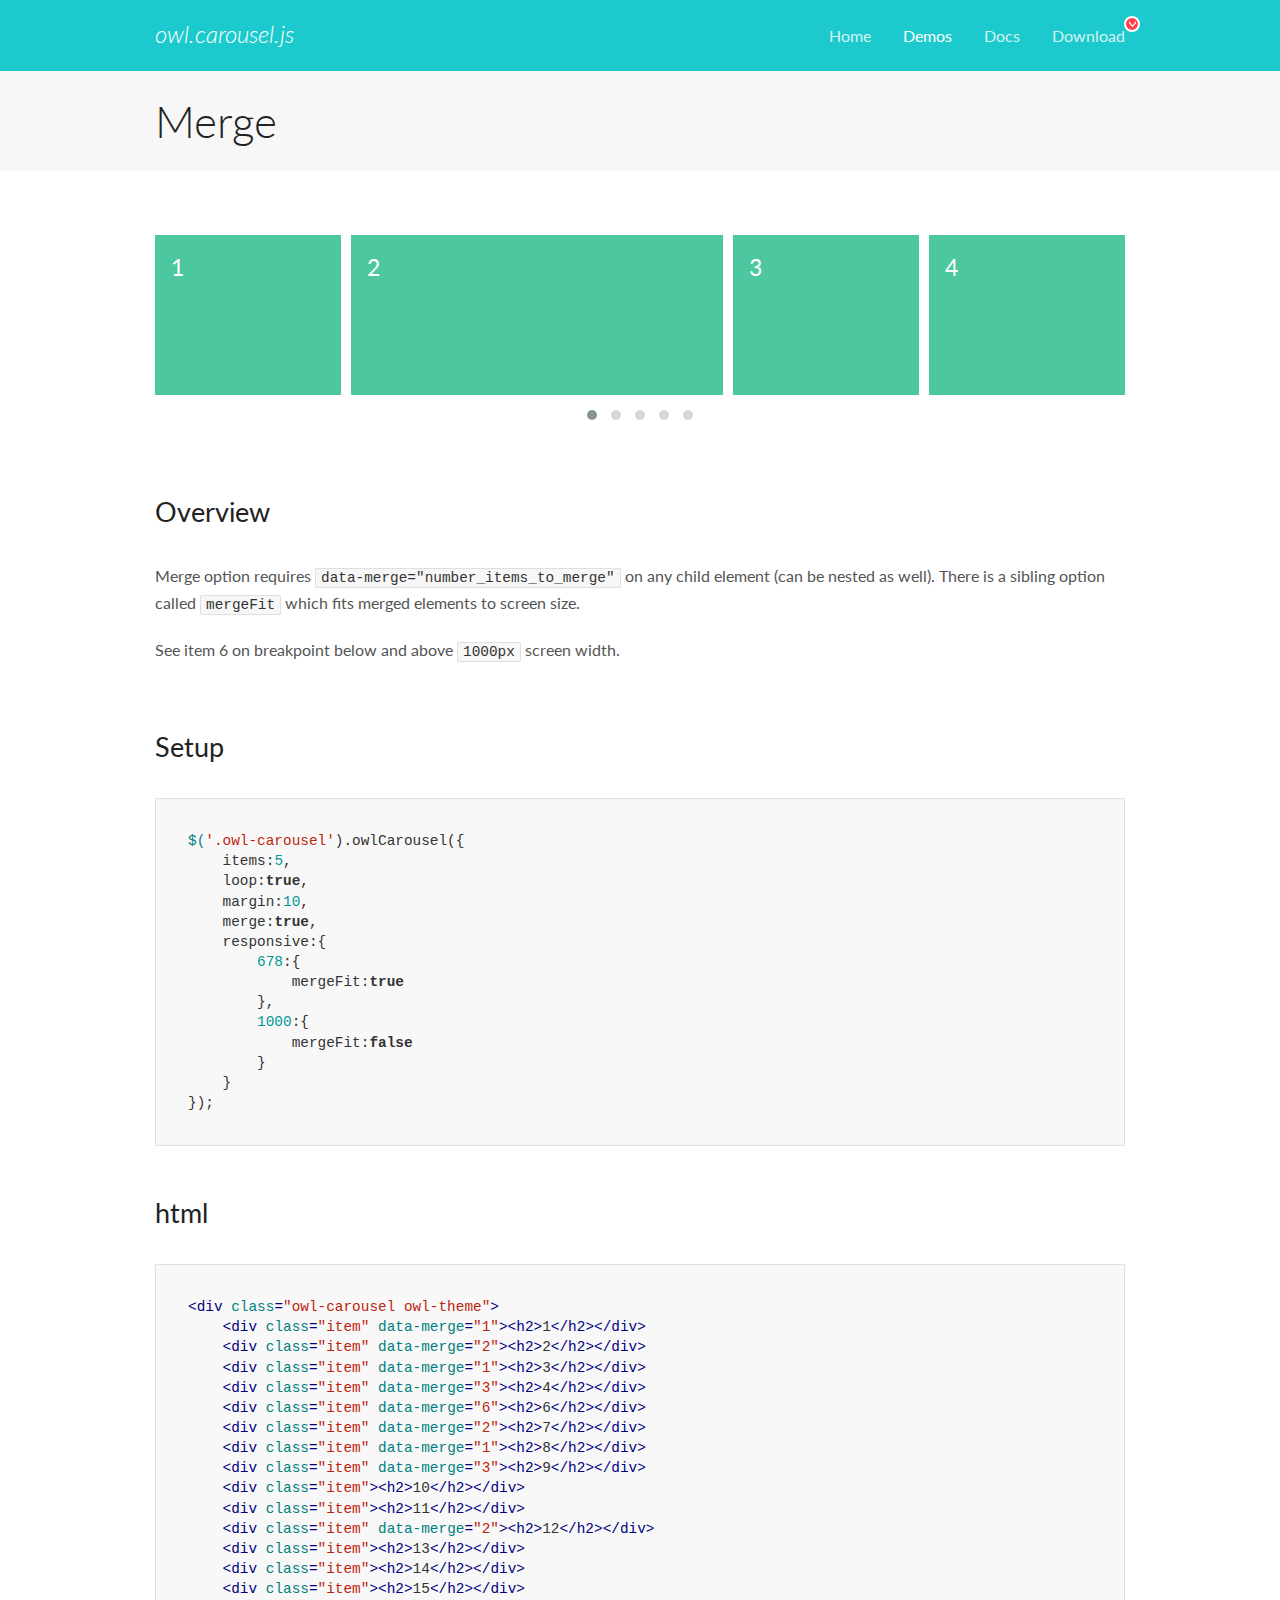
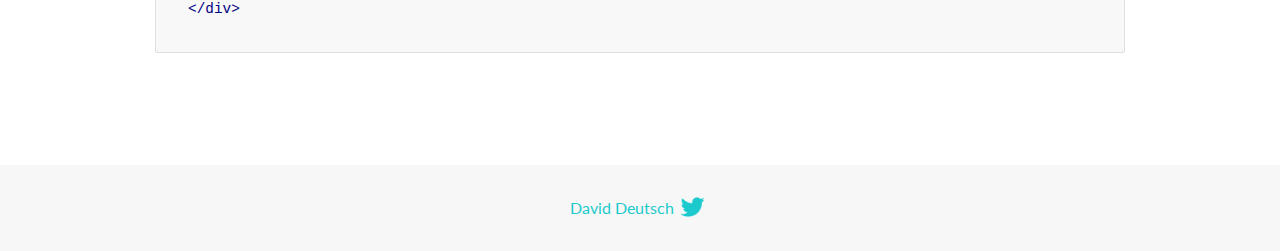
<file: js/vendor/OwlCarousel2-2.3.4/docs/demos/merge.html>
<!DOCTYPE html>
<html lang="en">
  <head>

    <!-- head -->
    <meta charset="utf-8">
    <meta name="msapplication-tap-highlight" content="no" />
    <meta name="viewport" content="width=device-width, initial-scale=1.0" />
    <meta name="description" content="Merge Items">
    <meta name="author" content="David Deutsch">
    <title>
      Merge Demo | Owl Carousel | 2.3.4
    </title>

    <!-- Stylesheets -->
    <link href='https://fonts.googleapis.com/css?family=Lato:300,400,700,400italic,300italic' rel='stylesheet' type='text/css'>
    <link rel="stylesheet" href="../assets/css/docs.theme.min.css">

    <!-- Owl Stylesheets -->
    <link rel="stylesheet" href="../assets/owlcarousel/assets/owl.carousel.min.css">
    <link rel="stylesheet" href="../assets/owlcarousel/assets/owl.theme.default.min.css">

    <!-- HTML5 shim and Respond.js IE8 support of HTML5 elements and media queries -->

    <!--[if lt IE 9]>
      <script src="https://oss.maxcdn.com/libs/html5shiv/3.7.0/html5shiv.js"></script>
      <script src="https://oss.maxcdn.com/libs/respond.js/1.3.0/respond.min.js"></script>
    <![endif]-->

    <!-- Favicons -->
    <link rel="apple-touch-icon-precomposed" sizes="144x144" href="../assets/ico/apple-touch-icon-144-precomposed.png">
    <link rel="shortcut icon" href="../assets/ico/favicon.png">
    <link rel="shortcut icon" href="favicon.ico">

    <!-- Yeah i know js should not be in header. Its required for demos.-->

    <!-- javascript -->
    <script src="../assets/vendors/jquery.min.js"></script>
    <script src="../assets/owlcarousel/owl.carousel.js"></script>
  </head>
  <body>

    <!-- header -->
    <header class="header">
      <div class="row">
        <div class="large-12 columns">
          <div class="brand left">
            <h3>
              <a href="/OwlCarousel2/">owl.carousel.js</a> 
            </h3>
          </div>
          <a id="toggle-nav" class="right">
            <span></span> <span></span> <span></span> 
          </a> 
          <div class="nav-bar">
            <ul class="clearfix">
              <li> <a href="/OwlCarousel2/index.html">Home</a>  </li>
              <li class="active">
                <a href="/OwlCarousel2/demos/demos.html">Demos</a> 
              </li>
              <li> <a href="/OwlCarousel2/docs/started-welcome.html">Docs</a>  </li>
              <li>
                <a href="https://github.com/OwlCarousel2/OwlCarousel2/archive/2.3.4.zip">Download</a> 
                <span class="download"></span> 
              </li>
            </ul>
          </div>
        </div>
      </div>
    </header>

    <!-- title -->
    <section class="title">
      <div class="row">
        <div class="large-12 columns">
          <h1>Merge</h1>
        </div>
      </div>
    </section>

    <!--  Demos -->
    <section id="demos">
      <div class="row">
        <div class="large-12 columns">
          <div class="owl-carousel owl-theme">
            <div class="item" data-merge="1">
              <h4>1</h4>
            </div>
            <div class="item" data-merge="2">
              <h4>2</h4>
            </div>
            <div class="item" data-merge="1">
              <h4>3</h4>
            </div>
            <div class="item" data-merge="3">
              <h4>4</h4>
            </div>
            <div class="item" data-merge="6">
              <h4>6</h4>
            </div>
            <div class="item" data-merge="2">
              <h4>7</h4>
            </div>
            <div class="item" data-merge="1">
              <h4>8</h4>
            </div>
            <div class="item" data-merge="3">
              <h4>9</h4>
            </div>
            <div class="item">
              <h4>10</h4>
            </div>
            <div class="item">
              <h4>11</h4>
            </div>
            <div class="item" data-merge="2">
              <h4>12</h4>
            </div>
            <div class="item">
              <h4>13</h4>
            </div>
            <div class="item">
              <h4>14</h4>
            </div>
            <div class="item">
              <h4>15</h4>
            </div>
          </div>
          <h3 id="overview">Overview</h3>
          <p>Merge option requires <code>data-merge=&quot;number_items_to_merge&quot;</code> on any child element (can be nested as well). There is a sibling option called <code>mergeFit</code> which fits merged elements to screen size. </p>
          <p>See item 6 on breakpoint below and above <code>1000px</code> screen width.</p>
          <h3 id="setup">Setup</h3>
          <pre><code>$(&#39;.owl-carousel&#39;).owlCarousel({
    items:5,
    loop:true,
    margin:10,
    merge:true,
    responsive:{
        678:{
            mergeFit:true
        },
        1000:{
            mergeFit:false
        }
    }
});</code></pre>
          <h3 id="html">html</h3>
          <pre><code>&lt;div class=&quot;owl-carousel owl-theme&quot;&gt;
    &lt;div class=&quot;item&quot; data-merge=&quot;1&quot;&gt;&lt;h2&gt;1&lt;/h2&gt;&lt;/div&gt;
    &lt;div class=&quot;item&quot; data-merge=&quot;2&quot;&gt;&lt;h2&gt;2&lt;/h2&gt;&lt;/div&gt;
    &lt;div class=&quot;item&quot; data-merge=&quot;1&quot;&gt;&lt;h2&gt;3&lt;/h2&gt;&lt;/div&gt;
    &lt;div class=&quot;item&quot; data-merge=&quot;3&quot;&gt;&lt;h2&gt;4&lt;/h2&gt;&lt;/div&gt;
    &lt;div class=&quot;item&quot; data-merge=&quot;6&quot;&gt;&lt;h2&gt;6&lt;/h2&gt;&lt;/div&gt;
    &lt;div class=&quot;item&quot; data-merge=&quot;2&quot;&gt;&lt;h2&gt;7&lt;/h2&gt;&lt;/div&gt;
    &lt;div class=&quot;item&quot; data-merge=&quot;1&quot;&gt;&lt;h2&gt;8&lt;/h2&gt;&lt;/div&gt;
    &lt;div class=&quot;item&quot; data-merge=&quot;3&quot;&gt;&lt;h2&gt;9&lt;/h2&gt;&lt;/div&gt;
    &lt;div class=&quot;item&quot;&gt;&lt;h2&gt;10&lt;/h2&gt;&lt;/div&gt;
    &lt;div class=&quot;item&quot;&gt;&lt;h2&gt;11&lt;/h2&gt;&lt;/div&gt;
    &lt;div class=&quot;item&quot; data-merge=&quot;2&quot;&gt;&lt;h2&gt;12&lt;/h2&gt;&lt;/div&gt;
    &lt;div class=&quot;item&quot;&gt;&lt;h2&gt;13&lt;/h2&gt;&lt;/div&gt;
    &lt;div class=&quot;item&quot;&gt;&lt;h2&gt;14&lt;/h2&gt;&lt;/div&gt;
    &lt;div class=&quot;item&quot;&gt;&lt;h2&gt;15&lt;/h2&gt;&lt;/div&gt;
&lt;/div&gt;</code></pre>
          <script>
            $(document).ready(function() {
              $('.owl-carousel').owlCarousel({
                items: 5,
                loop: true,
                margin: 10,
                merge: true,
                responsive: {
                  678: {
                    mergeFit: true
                  },
                  1000: {
                    mergeFit: false
                  }
                }
              });
            })
          </script>
        </div>
      </div>
    </section>

    <!-- footer -->
    <footer class="footer">
      <div class="row">
        <div class="large-12 columns">
          <h5>
            <a href="/OwlCarousel2/docs/support-contact.html">David Deutsch</a> 
            <a id="custom-tweet-button" href="https://twitter.com/share?url=https://github.com/OwlCarousel2/OwlCarousel2&text=Owl Carousel - This is so awesome! " target="_blank"></a> 
          </h5>
        </div>
      </div>
    </footer>

    <!-- vendors -->
    <script src="../assets/vendors/highlight.js"></script>
    <script src="../assets/js/app.js"></script>
  </body>
</html>
</file>
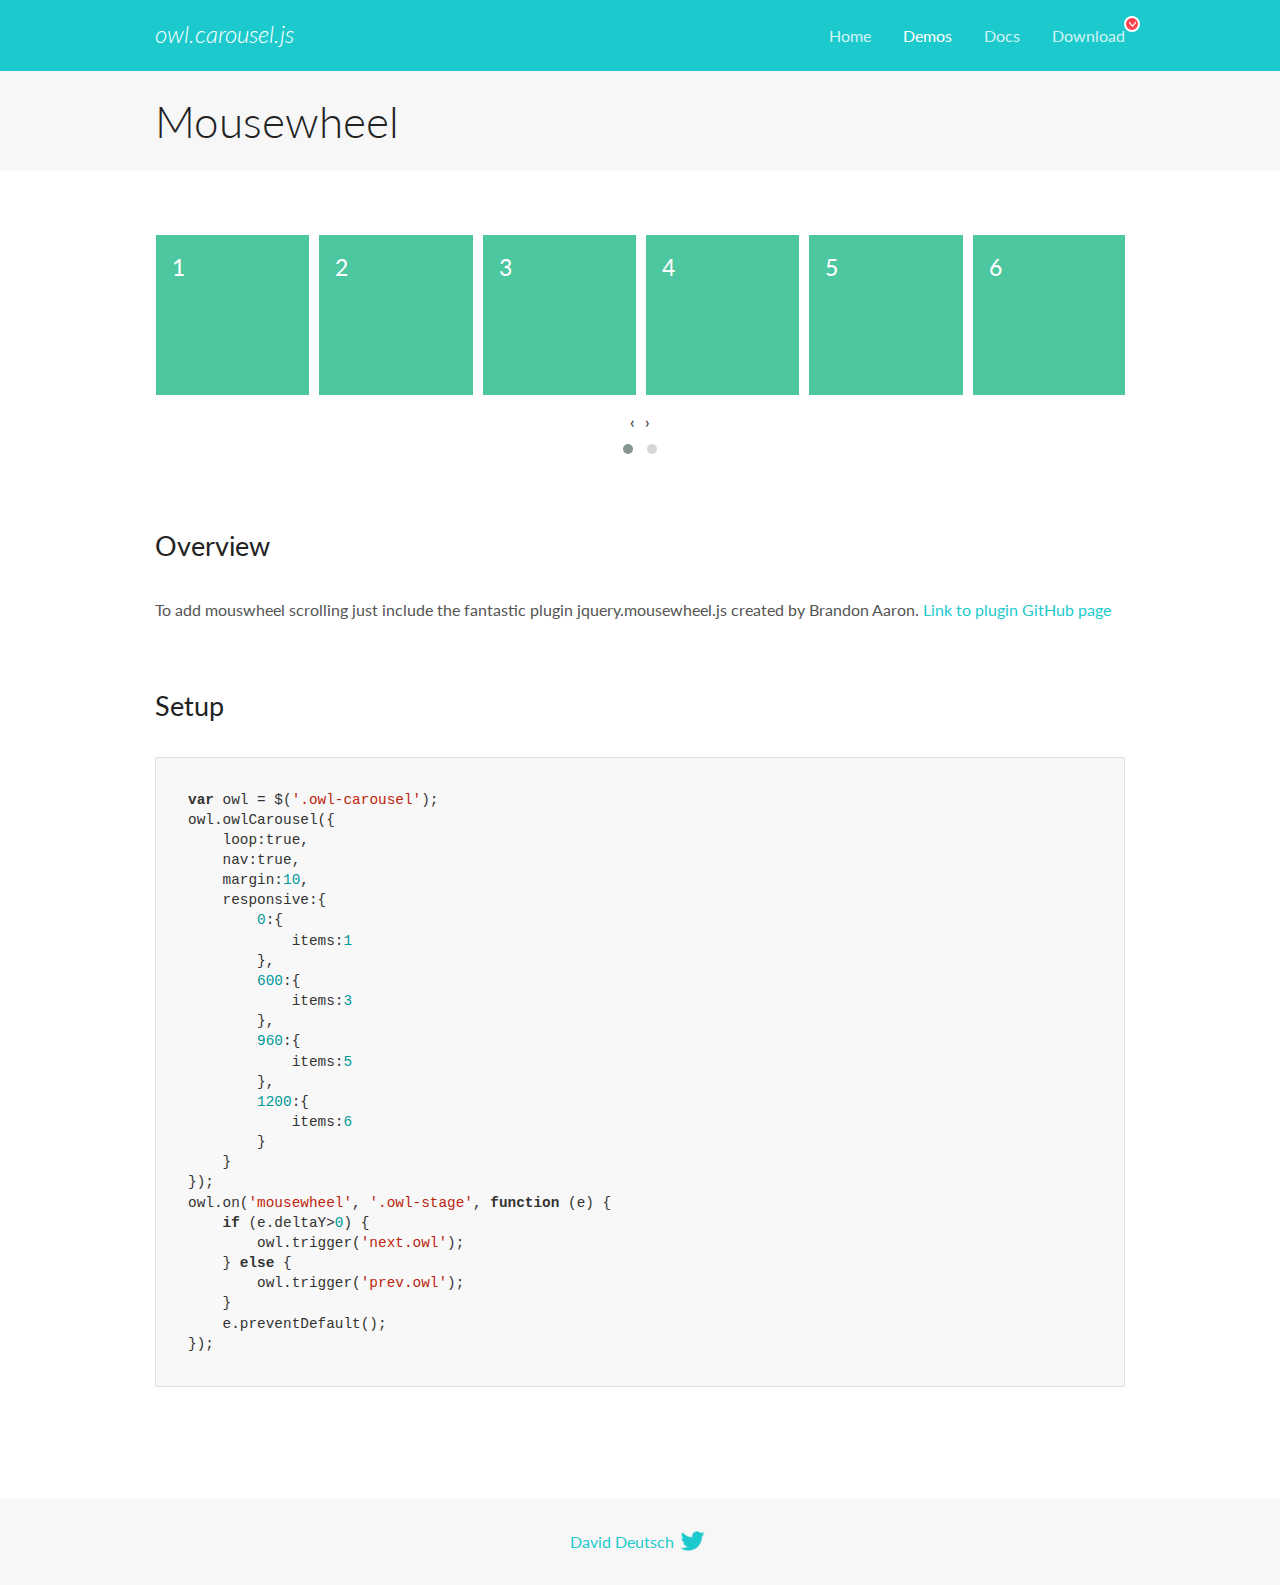
<file: js/vendor/OwlCarousel2-2.3.4/docs/demos/mousewheel.html>
<!DOCTYPE html>
<html lang="en">
  <head>

    <!-- head -->
    <meta charset="utf-8">
    <meta name="msapplication-tap-highlight" content="no" />
    <meta name="viewport" content="width=device-width, initial-scale=1.0" />
    <meta name="description" content="Mousewheel usage demo">
    <meta name="author" content="David Deutsch">
    <title>
      Mousewheel Demo | Owl Carousel | 2.3.4
    </title>

    <!-- Stylesheets -->
    <link href='https://fonts.googleapis.com/css?family=Lato:300,400,700,400italic,300italic' rel='stylesheet' type='text/css'>
    <link rel="stylesheet" href="../assets/css/docs.theme.min.css">

    <!-- Owl Stylesheets -->
    <link rel="stylesheet" href="../assets/owlcarousel/assets/owl.carousel.min.css">
    <link rel="stylesheet" href="../assets/owlcarousel/assets/owl.theme.default.min.css">

    <!-- HTML5 shim and Respond.js IE8 support of HTML5 elements and media queries -->

    <!--[if lt IE 9]>
      <script src="https://oss.maxcdn.com/libs/html5shiv/3.7.0/html5shiv.js"></script>
      <script src="https://oss.maxcdn.com/libs/respond.js/1.3.0/respond.min.js"></script>
    <![endif]-->

    <!-- Favicons -->
    <link rel="apple-touch-icon-precomposed" sizes="144x144" href="../assets/ico/apple-touch-icon-144-precomposed.png">
    <link rel="shortcut icon" href="../assets/ico/favicon.png">
    <link rel="shortcut icon" href="favicon.ico">

    <!-- Yeah i know js should not be in header. Its required for demos.-->

    <!-- javascript -->
    <script src="../assets/vendors/jquery.min.js"></script>
    <script src="../assets/owlcarousel/owl.carousel.js"></script>
  </head>
  <body>

    <!-- header -->
    <header class="header">
      <div class="row">
        <div class="large-12 columns">
          <div class="brand left">
            <h3>
              <a href="/OwlCarousel2/">owl.carousel.js</a> 
            </h3>
          </div>
          <a id="toggle-nav" class="right">
            <span></span> <span></span> <span></span> 
          </a> 
          <div class="nav-bar">
            <ul class="clearfix">
              <li> <a href="/OwlCarousel2/index.html">Home</a>  </li>
              <li class="active">
                <a href="/OwlCarousel2/demos/demos.html">Demos</a> 
              </li>
              <li> <a href="/OwlCarousel2/docs/started-welcome.html">Docs</a>  </li>
              <li>
                <a href="https://github.com/OwlCarousel2/OwlCarousel2/archive/2.3.4.zip">Download</a> 
                <span class="download"></span> 
              </li>
            </ul>
          </div>
        </div>
      </div>
    </header>

    <!-- title -->
    <section class="title">
      <div class="row">
        <div class="large-12 columns">
          <h1>Mousewheel</h1>
        </div>
      </div>
    </section>

    <!--  Demos -->
    <section id="demos">
      <div class="row">
        <div class="large-12 columns">
          <div class="owl-carousel owl-theme">
            <div class="item">
              <h4>1</h4>
            </div>
            <div class="item">
              <h4>2</h4>
            </div>
            <div class="item">
              <h4>3</h4>
            </div>
            <div class="item">
              <h4>4</h4>
            </div>
            <div class="item">
              <h4>5</h4>
            </div>
            <div class="item">
              <h4>6</h4>
            </div>
            <div class="item">
              <h4>7</h4>
            </div>
            <div class="item">
              <h4>8</h4>
            </div>
            <div class="item">
              <h4>9</h4>
            </div>
            <div class="item">
              <h4>10</h4>
            </div>
            <div class="item">
              <h4>11</h4>
            </div>
            <div class="item">
              <h4>12</h4>
            </div>
          </div>
          <h3 id="overview">Overview</h3>
          <p>To add mouswheel scrolling just include the fantastic plugin jquery.mousewheel.js created by Brandon Aaron.
            <a href="https://github.com/brandonaaron/jquery-mousewheel">Link to plugin GitHub page</a> 
          </p>
          <h3 id="setup">Setup</h3>
          <pre><code>var owl = $(&#39;.owl-carousel&#39;);
owl.owlCarousel({
    loop:true,
    nav:true,
    margin:10,
    responsive:{
        0:{
            items:1
        },
        600:{
            items:3
        },            
        960:{
            items:5
        },
        1200:{
            items:6
        }
    }
});
owl.on(&#39;mousewheel&#39;, &#39;.owl-stage&#39;, function (e) {
    if (e.deltaY&gt;0) {
        owl.trigger(&#39;next.owl&#39;);
    } else {
        owl.trigger(&#39;prev.owl&#39;);
    }
    e.preventDefault();
});</code></pre>
          <script src="../assets/vendors/jquery.mousewheel.min.js"></script>
          <script>
            $(document).ready(function() {
              var owl = $('.owl-carousel');
              owl.owlCarousel({
                loop: true,
                nav: true,
                margin: 10,
                responsive: {
                  0: {
                    items: 1
                  },
                  600: {
                    items: 3
                  },
                  960: {
                    items: 5
                  },
                  1200: {
                    items: 6
                  }
                }
              });
              owl.on('mousewheel', '.owl-stage', function(e) {
                if (e.deltaY > 0) {
                  owl.trigger('next.owl');
                } else {
                  owl.trigger('prev.owl');
                }
                e.preventDefault();
              });
            })
          </script>
        </div>
      </div>
    </section>

    <!-- footer -->
    <footer class="footer">
      <div class="row">
        <div class="large-12 columns">
          <h5>
            <a href="/OwlCarousel2/docs/support-contact.html">David Deutsch</a> 
            <a id="custom-tweet-button" href="https://twitter.com/share?url=https://github.com/OwlCarousel2/OwlCarousel2&text=Owl Carousel - This is so awesome! " target="_blank"></a> 
          </h5>
        </div>
      </div>
    </footer>

    <!-- vendors -->
    <script src="../assets/vendors/highlight.js"></script>
    <script src="../assets/js/app.js"></script>
  </body>
</html>
</file>
<file: css/main.css>
/************
 * 页面样式
 ************/

/* ==========
   基本默认值
   ========== */

html{
	font-size: 62.5%;
	color: #222;
}
::selection {
    background-color: #b3d4fc;
    text-shadow: none;
}
ul{
	margin: 0
	padding:0;
}
li{
	list-style: none;;
}

/* ==========
   工具样式
   ========== */

.center-block {
    display: block;
    margin-right: auto;
    margin-left: auto;
}
/* ===============
   自定义页面样式
   =============== */
   body{
   	font-size: 1.2rem;
   	line-height: 1.5;
   	background-color: #f7f7f7;
   }

a{
	color: #666;
	text-decoration: none;
}

a:hover,a:active{
	color: #0ae;
	text-decoration: underline;
}

/* ==========
   工具样式
   ========== */

.center-block {
    display: block;
    margin-right: auto;
    margin-left: auto;
}

.pull-right {
    float: right !important;
}

.pull-left {
    float: left !important;
}

.text-right {
    text-align: right !important;
}

.text-left {
    text-align: left !important;
}

.text-center {
    text-align: center !important;
}

.hide {
    display: none !important;
}

.show {
    display: block !important;
}

.invisible {
    visibility: hidden;
}

.text-hide {
    font: 0/0 a;
    color: transparent;
    text-shadow: none;
    background-color: transparent;
    border: 0;
}

.clearfix:before,
.clearfix:after {
    content: " ";
    display: table;
}

.clearfix:after {
    clear: both;
}

/* 网站头部 */

header{
	width: 100%;
}
header .top{
	line-height: 3rem;
	padding: 0 1.5rem;
	color: #fff;
	background: #555;
	border-bottom: 1px #ecc000 solid;
}
header .top .tel{
	float: left;
}
header .top ul{
	text-align: right;
}
header .top ul li{
	display: inline-block;
}
header .top ul li + li{
	border-left: 1px solid #999;
	margin-left: -3px;
}
header .top ul li a{
	padding: 0 1.5rem;
	color: #fff;
}
@media only screen and (max-width: 50em){
	header .top ul li a{
		padding: 0 1rem;
	}
}
@media only screen and (min-width: 30.0625em) and (max-width: 50em){

}
@media only screen and (max-width: 30em){
	header .top .tel,
	header .top ul li:nth-child(3),
	header .top ul li:nth-child(4){
		display: none;
	}
}
header .main{
	padding: 0;
}
header .main .brand{
	float: left;
	padding: 1rem 1.5rem 0;
}
header .main ul{
	text-align: right;
}
header .main ul li{
	display: inline-block;
	border-left: 1px solid #f0ede9;
}
header .main ul li a{
	display: inline-block;
	padding: 0 2.5rem;
	line-height: 5.5rem;
	font-size: 1.6rem;
	font-weight: bold;
	color: #7c7a65;
	text-decoration: none;;
}
header .main ul li a:hover,
header .main ul li a:active{
	color: #ffb300;
	background-color: #f8f6f1;
}
@media only screen and (max-width: 50em){
	header .main .brand{
		float: none;
		display: block;
		padding: 0;
		margin: 1.5rem auto 0.5rem;
		text-align: center;
	}
	header .main ul{
		text-align: center;
	}
	header .main ul li{
		border:none;
	}
	header .main ul li a{
		padding: 0 1.5rem;
	}
}
@media only screen and (max-width: 30em){
	header .main ul li{
		line-height: 3rem;
	}
	header .main ul li:first-child{
		display: none;
	}
	header .main ul li a{
		font-weight: normal;
		padding: 0 0.5rem;
	}
}
/*内容*/
.container{
	width: 100%;
}
/*交易信息*/
.transaction{
	width: 100%;
	background-color: #7c7365;
	margin-bottom: 0;
}
.trans-content{
	max-width: 90%;
	margin: 0 auto;
	font-size: 1.5rem;
}
.trans-data{
	display: inline-block;
	float: left;
	padding: 1rem;
	text-align: left;
}
.trans-data span{
	display: inline-block;
	line-height: 3rem;
	color: #fff;
}
.trans-data span.trans-money{
	font-size: 2.2rem;
	color: #ff9900;
	letter-spacing: 3px;
	margin:0 1rem;
	padding: 0 1rem;
	border-radius: 3px;
	background-color: rgba(255,255,255,0.9);
	box-shadow: 1px 2px 1px #333 inset;
}
.trans-report{
	text-align: right;
}
.trans-report a{
	display: inline-block;
	padding: 1rem;
	line-height: 3rem;
	color: #fff;
}

@media only screen and (max-width: 50em){
	     .trans-data {
	        padding: 1rem 0.5rem;
	    }

	    .trans-data span {
	        font-size: 1.2rem;
	    }

	    .trans-data span.trans-money {
	        font-size: 1.6rem;
	        margin: 0;
	        padding: 0;
	        letter-spacing: inherit;
	        box-shadow: none;
	        background: transparent;
	    }

	    .trans-report a {
	        font-size: 1.2rem;
	    }
}

@media only screen and (max-width: 30em) {

    .transaction {
        padding: 0.5rem 0;
    }

    .trans-data, .trans-report {
        float: none;
        text-align: center;
    }

    .trans-data, .trans-report a {
        padding: 0;
    }
}


.ad{
	overflow: hidden;
	width: 100%;
	margin-top: 0;
}
/*平台特点*/
.feature{
	width: 90%;
	margin:2rem auto;
	font-size: 0;
}
.feature .item{
	display: inline-block;
         width: calc(33.33333% - 3rem);
	padding: 1rem 1rem 1rem 1rem;
	font-size: 1.4rem;
	background-color: #fff;
	box-shadow: 0 0 4px #ccc;
}
.feature .item + .item{
	margin-left: 1.5rem;
}
.feature .item h3{
	display: inline-block;
	width: 40%;
	margin: 0;
	padding: 0;
	vertical-align: top;/*垂直对齐文本顶部*/
	font-size: 3.3rem;
	text-align: center;
	color: #ff9900;
}
.feature .item p{
	display: inline-block;
	width: 55%;
	margin: 0;
	padding: 0;
	color: #999;
}
@media only screen and (min-width: 30.0625em) and (max-width: 50em) {

    .feature .item h3,
    .feature .item p {
        display: block;
        width: 100%;
        font-size: 2.6rem;
        text-align: center;
    }

    .feature .item p {
        font-size: 1.2rem;
    }
}

@media only screen and (max-width: 30em) {

    .feature {
        width: 96%;
        margin: 1rem auto;
    }

    .feature .item {
        display: block;
        width: auto;
    }

    .feature .item + .item {
        margin: 1rem 0 0;
    }
}
/*最新公告*/
.notice{
	width: 90%;
	margin:2rem auto;
	background: #fff;
	line-height: 3rem;
	font-size: 1.4rem;
	box-shadow: 0 0 4px #ccc;
}
.notice a {
    float: left;
    display: inline-block;
    width: 70%;
    margin-left: 2rem;
    text-decoration: none;
}
/*.notice a{
	margin-left: 2rem;
	text-decoration: none;
}*/
.notice a:first-child {
    text-overflow: ellipsis;
    overflow: hidden;
    white-space: nowrap;
}
.notice a:first-child:before{
	content: '最新公告: \00a0\00a0';
	color: #aaa;
}
.notice a span{
	color: #999;
	font-size: 1.2rem;
	margin-right: 1rem;
}
.notice a.more{
	width: auto;
	margin-right: 2rem;
	float: right;
	color: #ff9900;
}
@media only screen and (max-width: 30em) {

    .notice {
        width: 96%;
        margin: 1rem auto;
        font-size: 1.2rem;
    }

    .notice a {
        margin-left: 1rem;
    }

    .notice a span {
        display: none;
    }
}
/*产品列表*/
.product{
	width: 90%;
	margin: 2rem auto;
	font-size: 1.4rem;
	background-color: #f5f9fa;
	border-top: 2px solid #ff9900;
	box-shadow: 0 0 4px #ccc;
	overflow: hidden;
}
.product h2{
	float: left;
	width: 20%;
	margin-top: 3rem;
	text-align: center;
	font-size: 2.4rem;
	font-weight: normal;
	color: #635c51;
}
.product h2 em{
	display: block;
	margin-top: 1rem;
	font-size: 1.6rem;
}
.product h2 em:first-child{
	margin-top: 4rem;
}
.product .product-content{
	float: right;
	width: 79.5%;
	border-left: 1px solid #eee;
}
.product .product-content .item{
	width: 100%;
	background-color: #fff;
	overflow: hidden;
}
.product .product-content .item+.item{
	border-top: 1px solid #eee;
}
.product .product-content .item h3{
	float: left;
	width: 30%;
	margin: 1.5rem 0;
	font-size: 1.4rem;
	font-weight: normal;
	text-align: center;
}
.product .product-content .item h3 em{
	margin-right: 0.5rem;
	font-size: 3.6rem;
	font-style: normal;
	color: #8b999d;
}
.product .product-content .item h3 i{
	margin-right: 0.5rem;
	font-size: 3.6rem;
	font-style: normal;
	color: #999;
}
.product .product-content .item .info{
	float: left;
	width: 48%;
	padding: 1rem;
	border-left: 1px solid #eee;
	border-right: 1px solid #eee;
	margin-top: 2rem;
	font-size: 14px;
}
.product .product-content .item .info p{
	float: left;
	display: inline-block;
	text-align: center;
	width: 56%;
}
.product .product-content .item .info p:first-child{
	width: 40%;
}
.product .product-content .item .info p span{
	display: block;
	font-size: 2.4rem;
	color: #ff9900;
}
.product .product-content .item .info p i{
	font-size: 1.2rem;
	font-style: normal;
	color: #999;
}
.product .product-content .item .buy {
    float: left;
    width: calc(22% - 4.4rem);
    padding: 1rem;
}
.product .product-content .item .buy a {
    display: inline-block;
    width: 90%;
    margin: 1.5rem auto;
    max-width: 12rem;
    line-height: 4rem;
    text-align: center;
    text-decoration: none;
    color: #fff;
    background-color: #ff9900;
    border-radius: 5px;
}
.product .product-content .item .buy a:hover,
.product .product-content .item .buy a:active{
	background-color: #ffc468;
}
.product .product-content .item .buy a.disabled{
	background-color: #ccc !important;
	cursor: not-allowed;
}
.product .product-content .item h3 i{
	display: block;
	font-size: 1.2rem;
	font-style: normal;
	color: #999;
}
@media only screen and (max-width: 50em) {

    .product h2 {
        float: none;
        width: 100%;
        margin-top: 2rem;
        font-size: 2.2rem;
    }

    .product h2 em:first-child {
        margin-top: 0;
    }

    .product h2 em {
        display: inline;
        font-size: 1.2rem;
    }

    .product .product-content {
        float: none;
        width: 100%;
    }

    .product .product-content .item h3 {
        margin-bottom: 0
    }

    .product .product-content .item h3 em {
        font-size: 2.4rem;
    }

    .product .product-content .item .info {
        padding: 1rem 1rem 0;
        font-size: 1.2rem;
    }

    .product .product-content .item .info p span {
        font-size: 2rem;
    }

    .product .product-content .item .buy a {
        margin: 0.5rem auto;
    }
}

@media only screen and (max-width: 30em) {

    .product {
        width: 96%;
    }

    .product h2 em:first-child:before {
        content: " ";
        display: table;
    }

    .product .product-content .item h3 em {
        font-size: 2rem;
        margin-right: 0;
    }

    .product .product-content .item .info {
        float: right;
        width: 70%;
        padding: 1rem 0;
        border: none;
    }

    .product .product-content .item .info p span {
        font-size: 1.8rem;
    }

    .product .product-content .item .buy {
        clear: both;
        float: none;
        width: 100%;
        padding: 1rem 0 2rem;
        overflow: hidden;
    }

    .product .product-content .item .buy a {
        margin-top: 0;
        max-width: 26rem;
    }
}
/*底部导航*/
.footer{
	padding: 3rem 0;
	background-color: #fff;
	border-top: 2px solid #eee;
	margin:0 auto;
	box-shadow: 0 0 4px #ccc;
}
.footer-content{
	width: 90%;
	margin:0 auto;
}
.footer-content .brand{
	float: left;
	display: block;
	-webkit-filter:grayscale(100%);
	filter: grayscale(100%);
	width: 20%;
	height: 35px;
	background: url('../img/logo@1x.png') no-repeat left;
	background-size: 150px 35px;
}
.footer-content ul{
	float: left;
	width: 15%;
}
.footer-content ul li{
	font-size: 1.4rem;
	line-height: 2.4rem;
}
.footer-content ul li.title{
	font-size: 1.6rem;
	line-height: 3rem;
}
@media only screen and (max-width: 50em) {

    .footer-content .brand {
        display: none;
    }

    .footer-content ul {
        width: 20%;
    }

    .footer-content ul li {
        font-size: 1.2rem;
        line-height: 2rem;
    }

    .footer-content ul li.title {
        font-size: 1.4rem;
        line-height: 2.5rem;
    }
}

@media only screen and (max-width: 30em) {
    .footer-content {
        width: 98%;
    }

    .footer-content ul li.title {
        font-size: 1.2rem;
        line-height: 2rem;
    }
}



/* 底部 */
footer{
	width: 100%;
	padding: 3rem 0 5rem;
	background-color:#ededed;
}
footer ul{
	text-align: center;
}
footer ul li{
	display: inline-block;
}
footer ul li .icon{
	display: inline-block;
	text-indent: -999rem;
	margin-right: 1.5rem;
	background: url(https://i.alipayobjects.com/e/201307/jebmKcbrh.png) no-repeat;
	background-size: 466px 447px;
	overflow: hidden;
}
footer ul li .icon-zfywxk{
	width: 38px;
	height: 27px;
	background-color: -369px -45px;
}
footer ul li .icon-pcirk {
    width: 78px;
    height: 27px;
    background-position: -110px -96px;
}

footer ul li .icon-visayz {
    width: 36px;
    height: 27px;
    background-position: -426px -90px;
}

footer ul li .icon-vsjmfw {
    width: 63px;
    height: 27px;
    margin-right: 13px;
    background-position: -401px -186px;
}

footer ul li .icon-wlgs {
    width: 22px;
    height: 27px;
    background-position: -48px -48px;
}

footer ul li .icon-rzcx {
    width: 75px;
    height: 27px;
    background-position: 0 -320px;
}

footer ul li .icon-gs {
    width: 30px;
    height: 30px;
    margin-right: 0;
    background: url(https://os.alipayobjects.com/rmsportal/lybcjqloSPjMAFg.png) no-repeat;
    background-size: 30px;
}

footer p {
    text-align: center;
    color: #999;
}
</file>
<file: css/cssresets.css>
html, body, div, span, applet, object, iframe,
h1, h2, h3, h4, h5, h6, p, blockquote, pre,
a, abbr, acronym, address, big, cite, code,
del, dfn, em, img, ins, kbd, q, s, samp,
small, strike, strong, sub, sup, tt, var,
b, u, i, center,
dl, dt, dd, ol, ul, li,
fieldset, form, label, legend,
table, caption, tbody, tfoot, thead, tr, th, td,
article, aside, canvas, details, embed,
figure, figcaption, footer, header, hgroup,
menu, nav, output, ruby, section, summary,
time, mark, audio, video {
    margin: 0;
    padding: 0;
    border: 0;
    font-size: 100%;
    font: inherit;
    vertical-align: baseline;
}

/* HTML5 display-role reset for older browsers */
article, aside, details, figcaption, figure,
footer, header, hgroup, menu, nav, section {
    display: block;
}

body {
    line-height: 1;
}

ol, ul {
    list-style: none;
}

blockquote, q {
    quotes: none;
}

blockquote:before, blockquote:after,
q:before, q:after {
    content: '';
    content: none;
}

table {
    border-collapse: collapse;
    border-spacing: 0;
}
</file>
